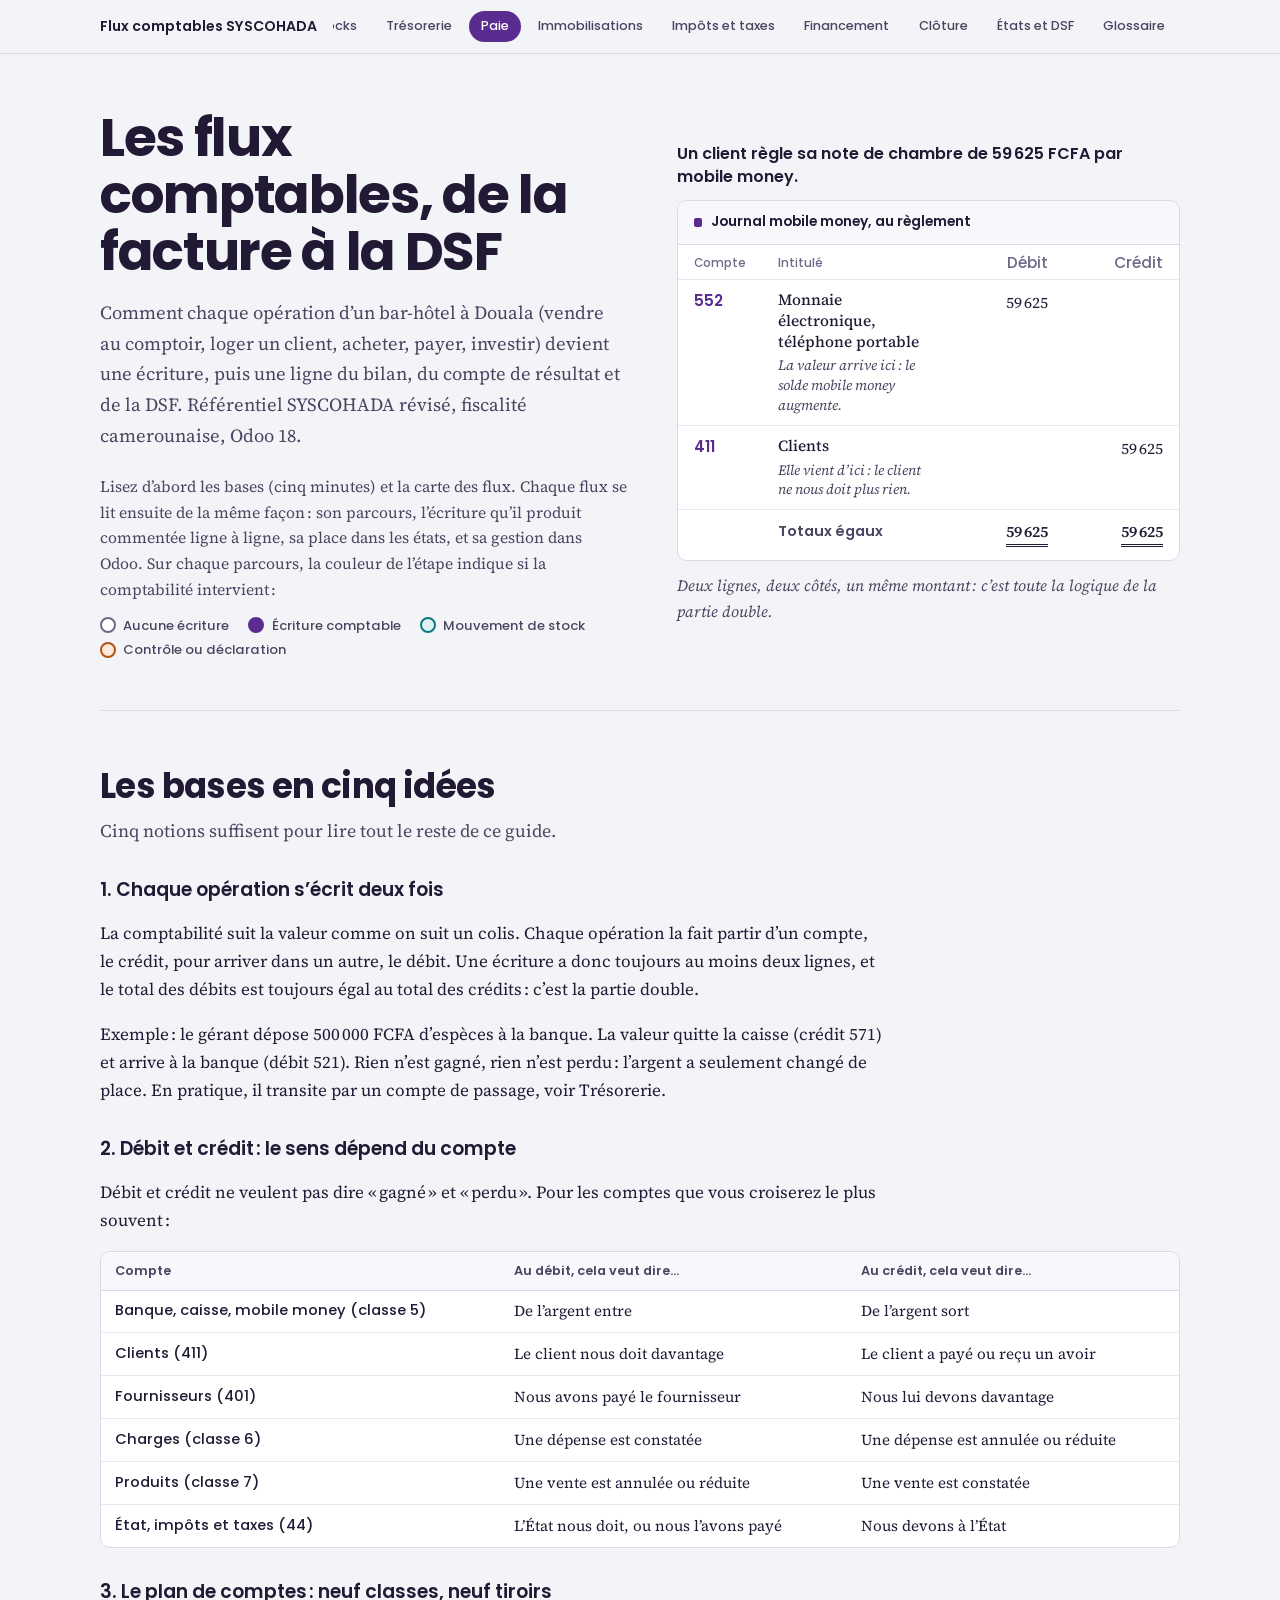
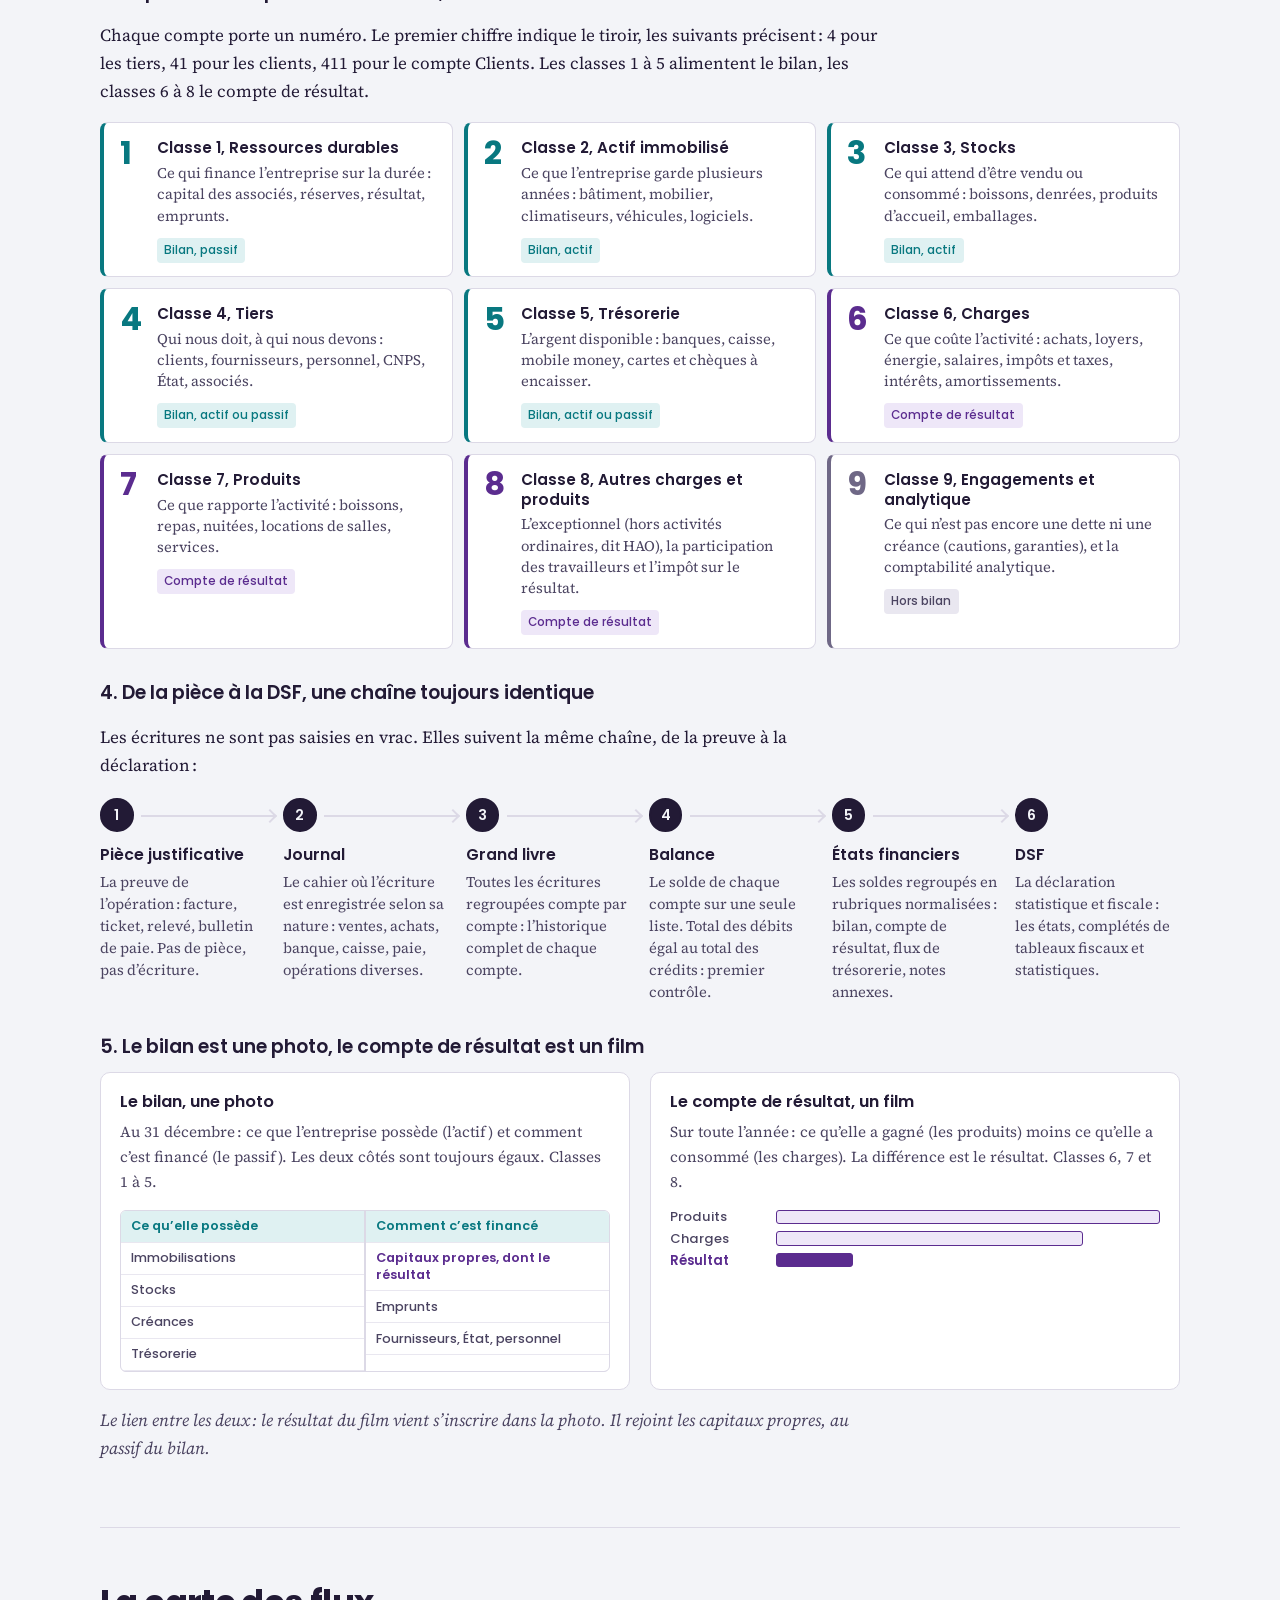
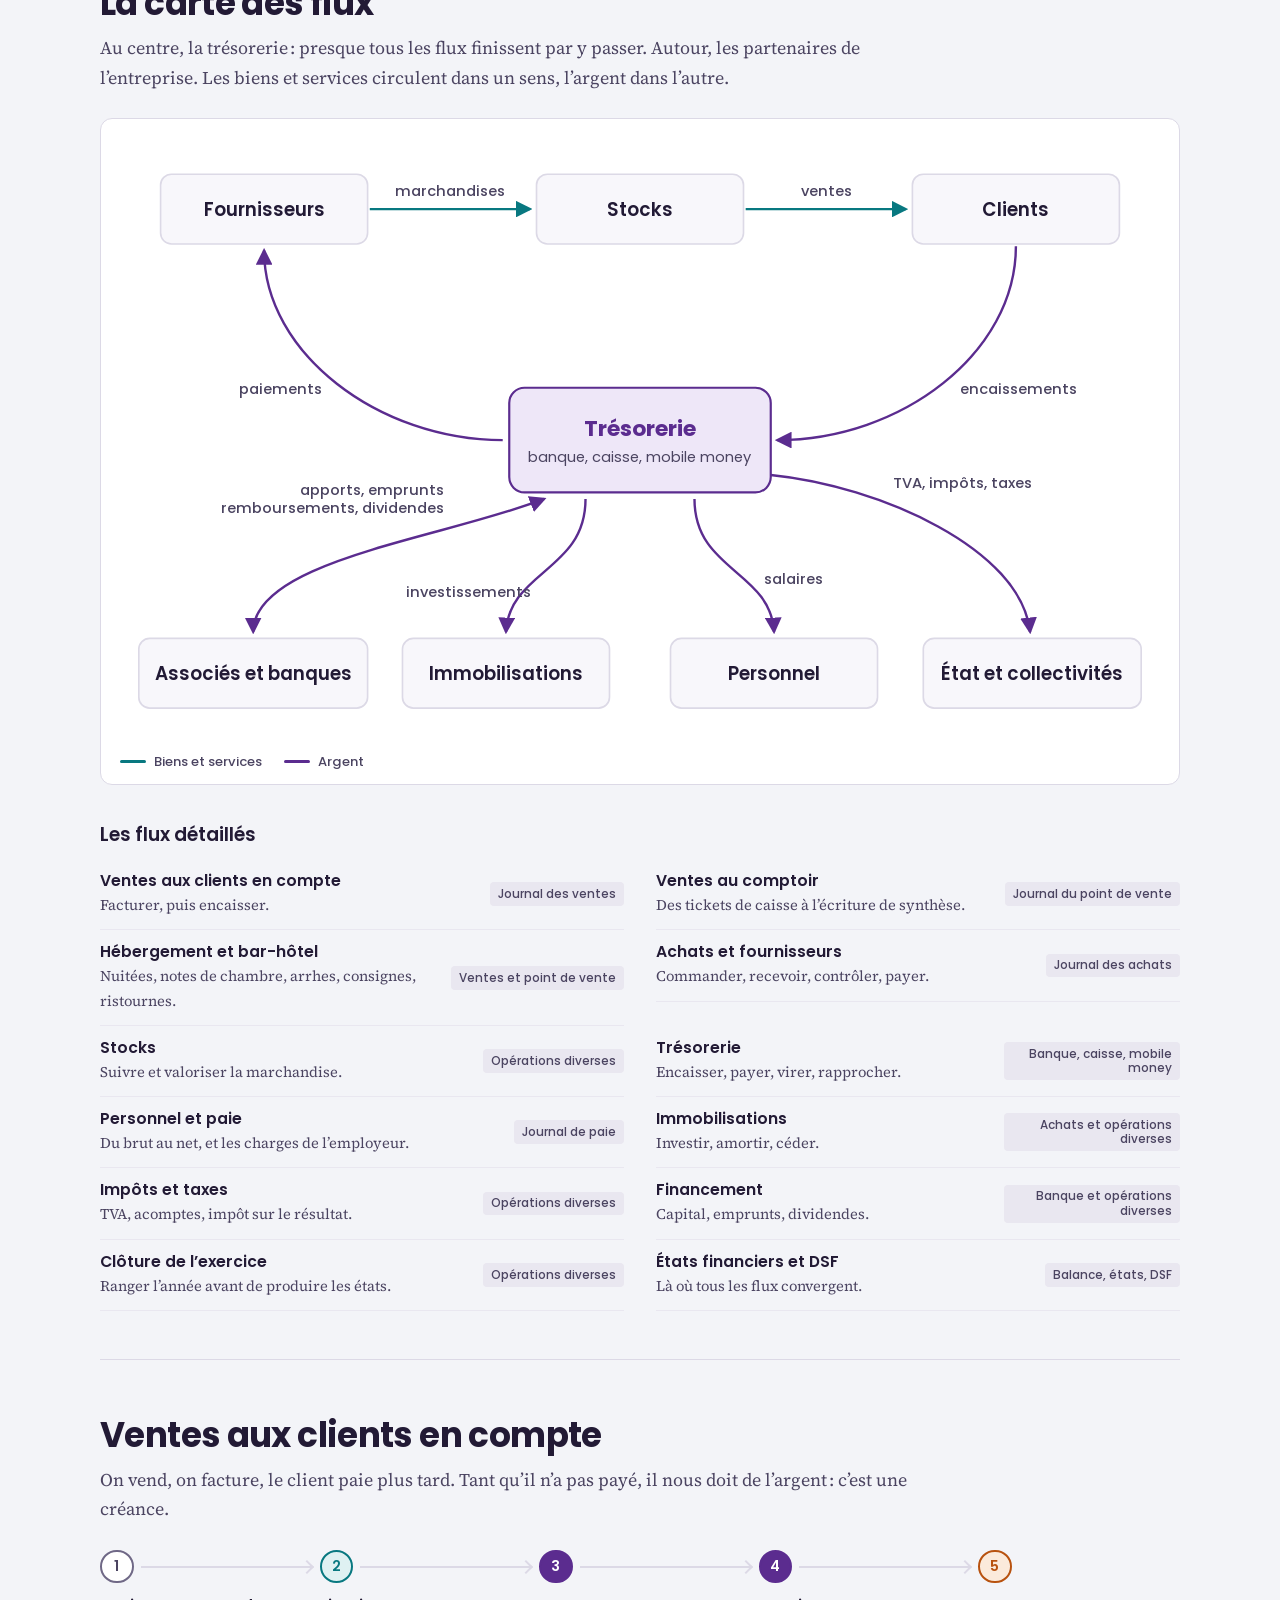
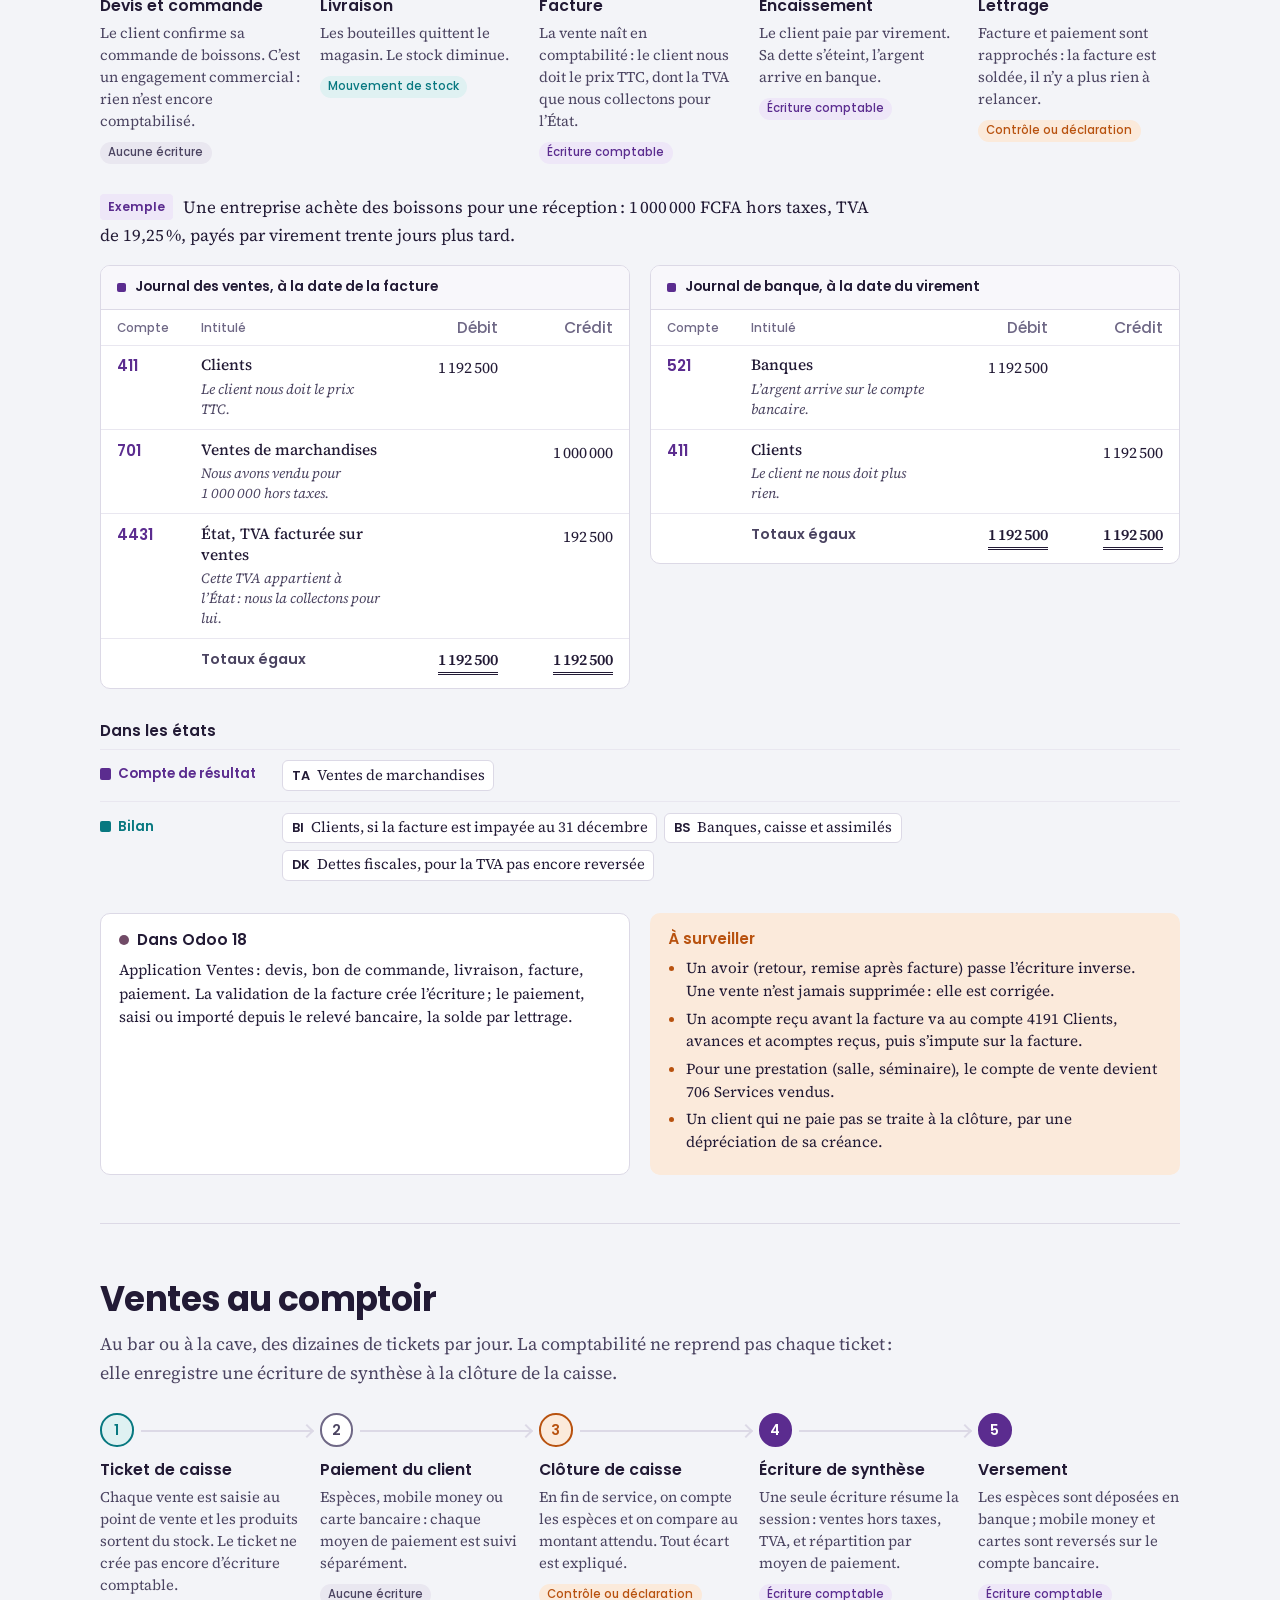
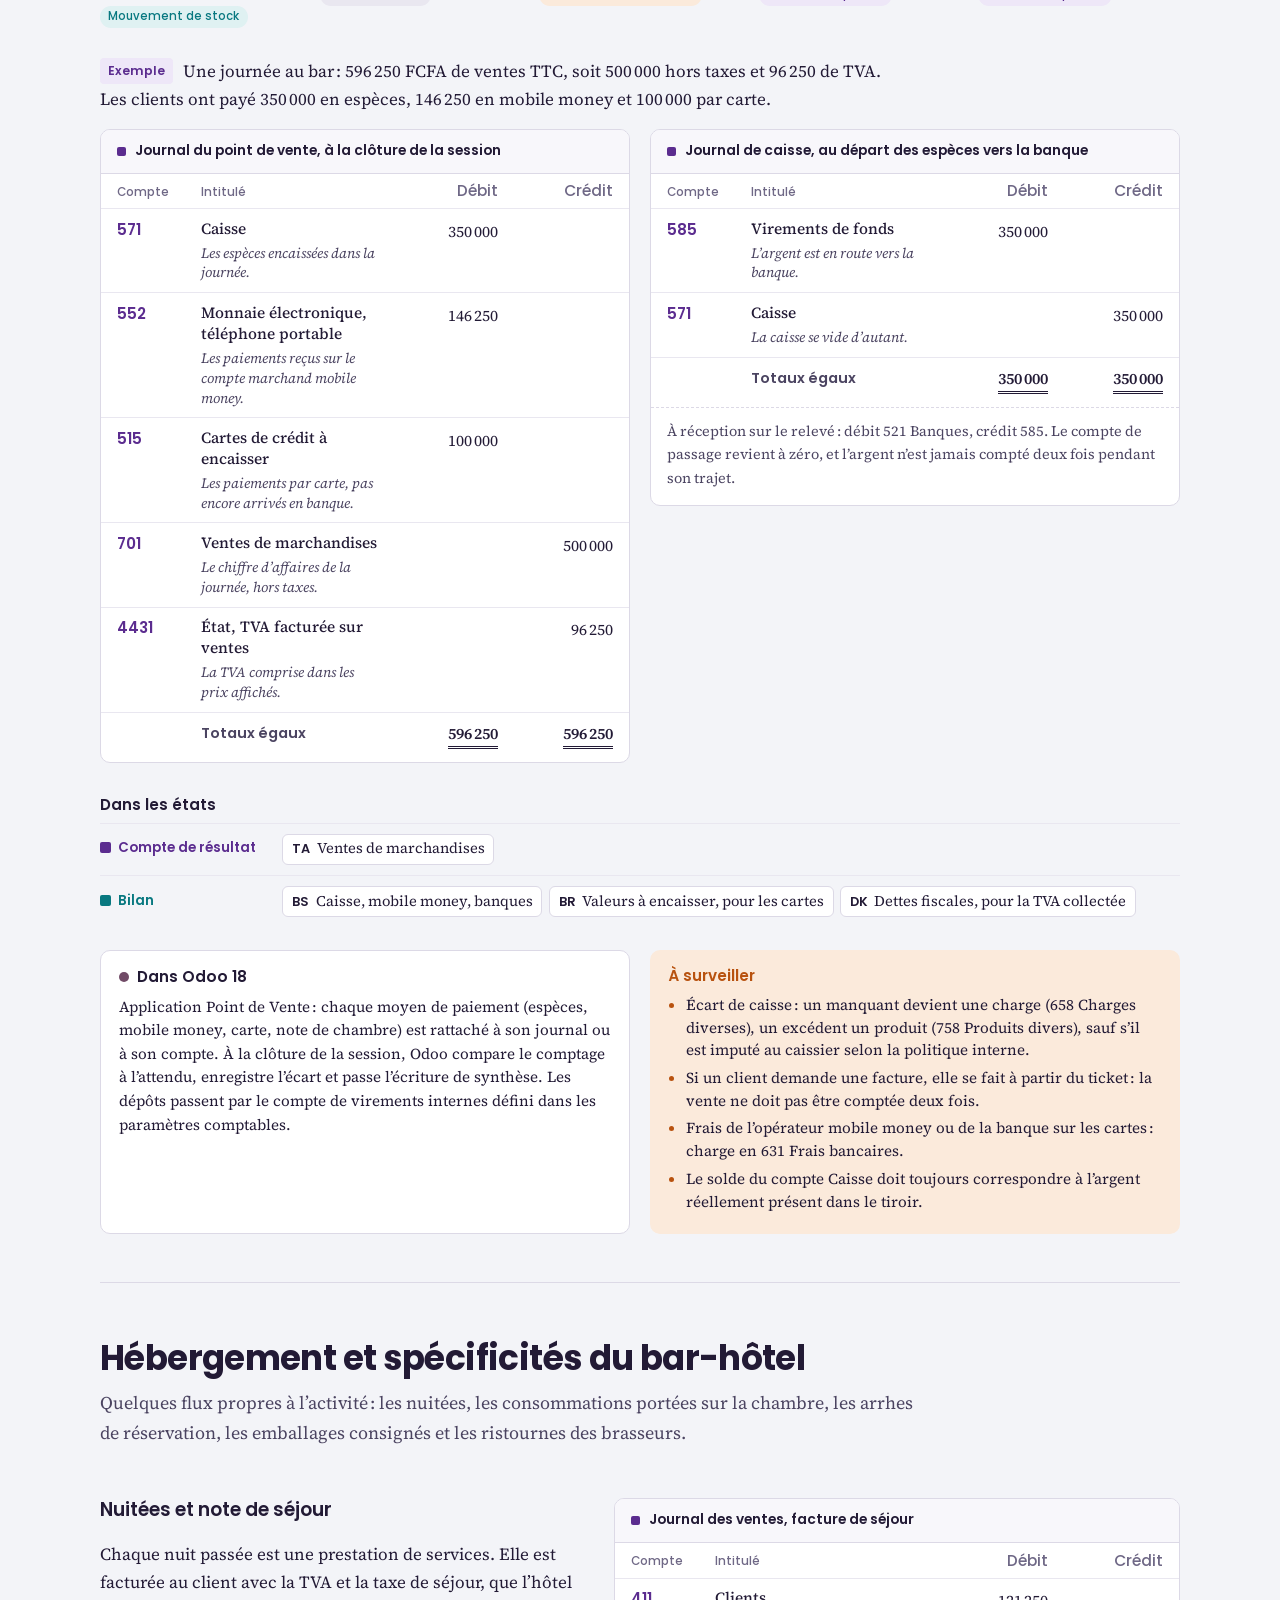
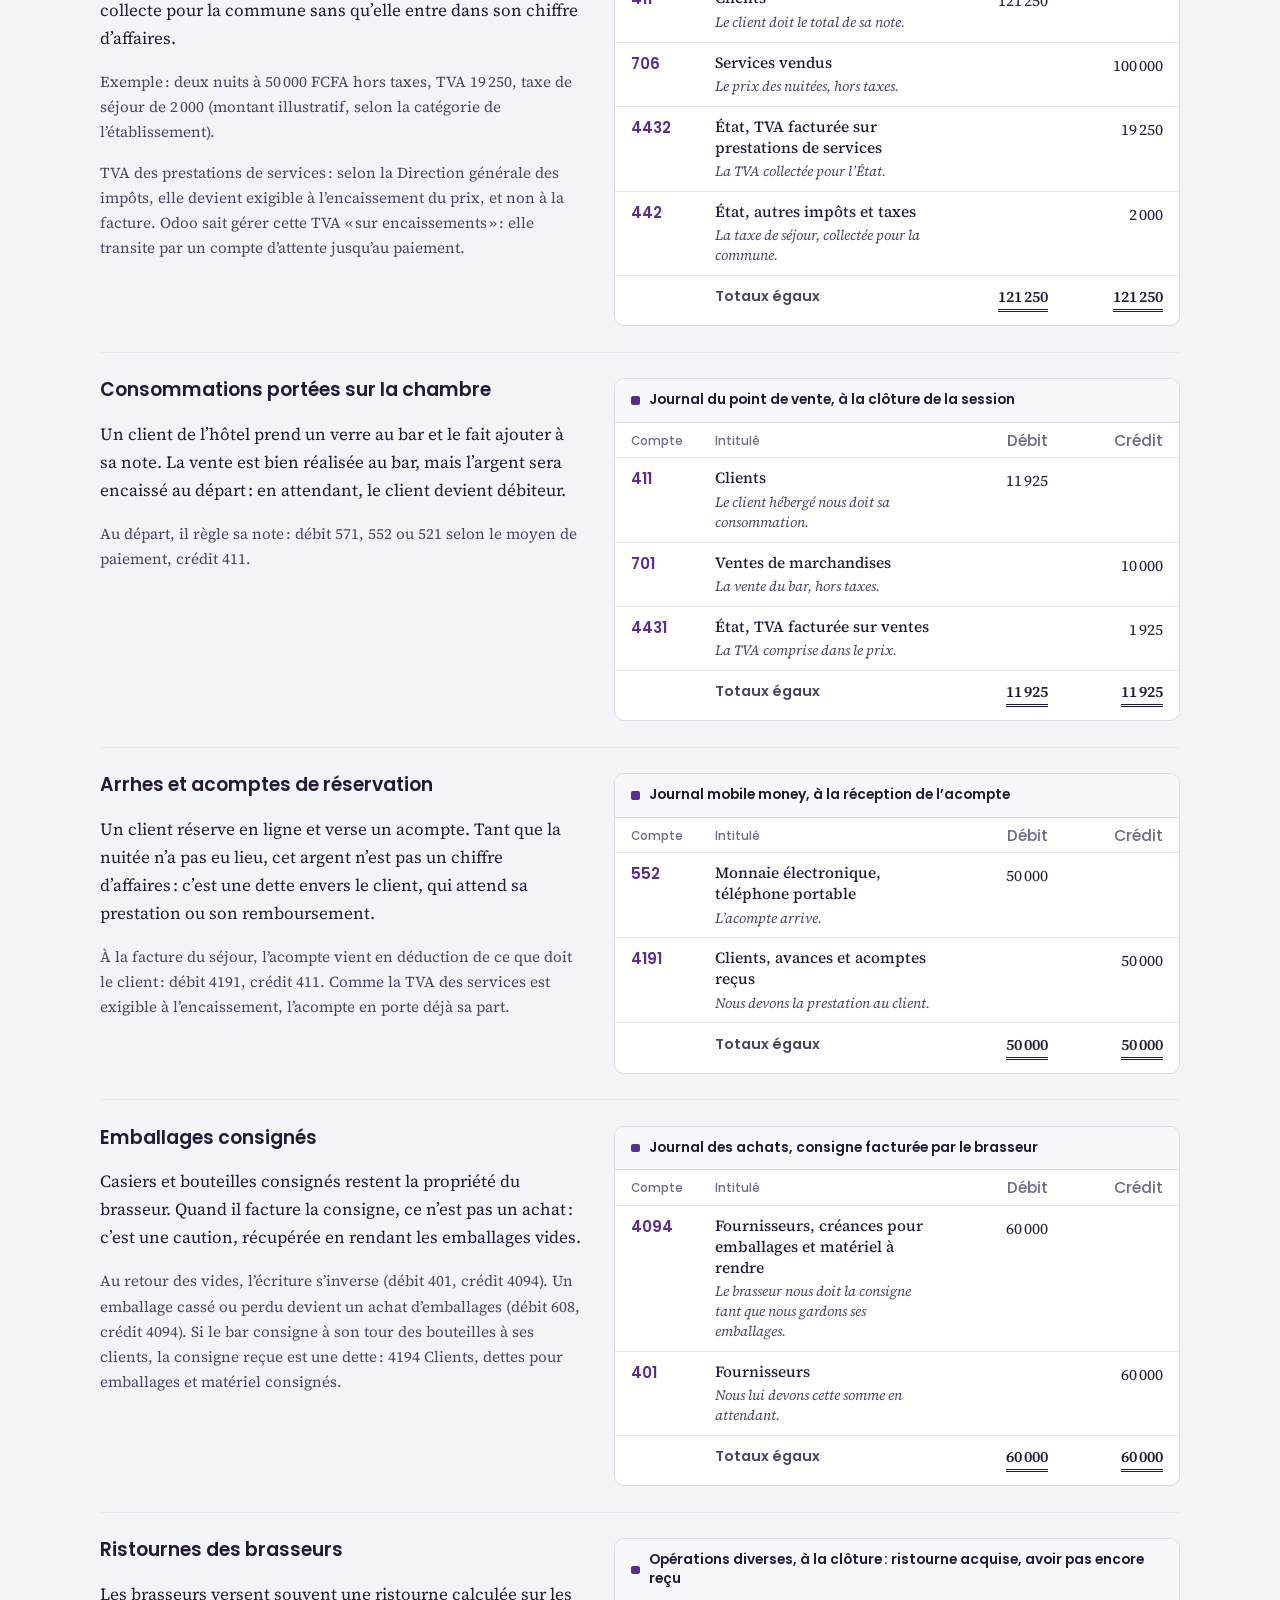
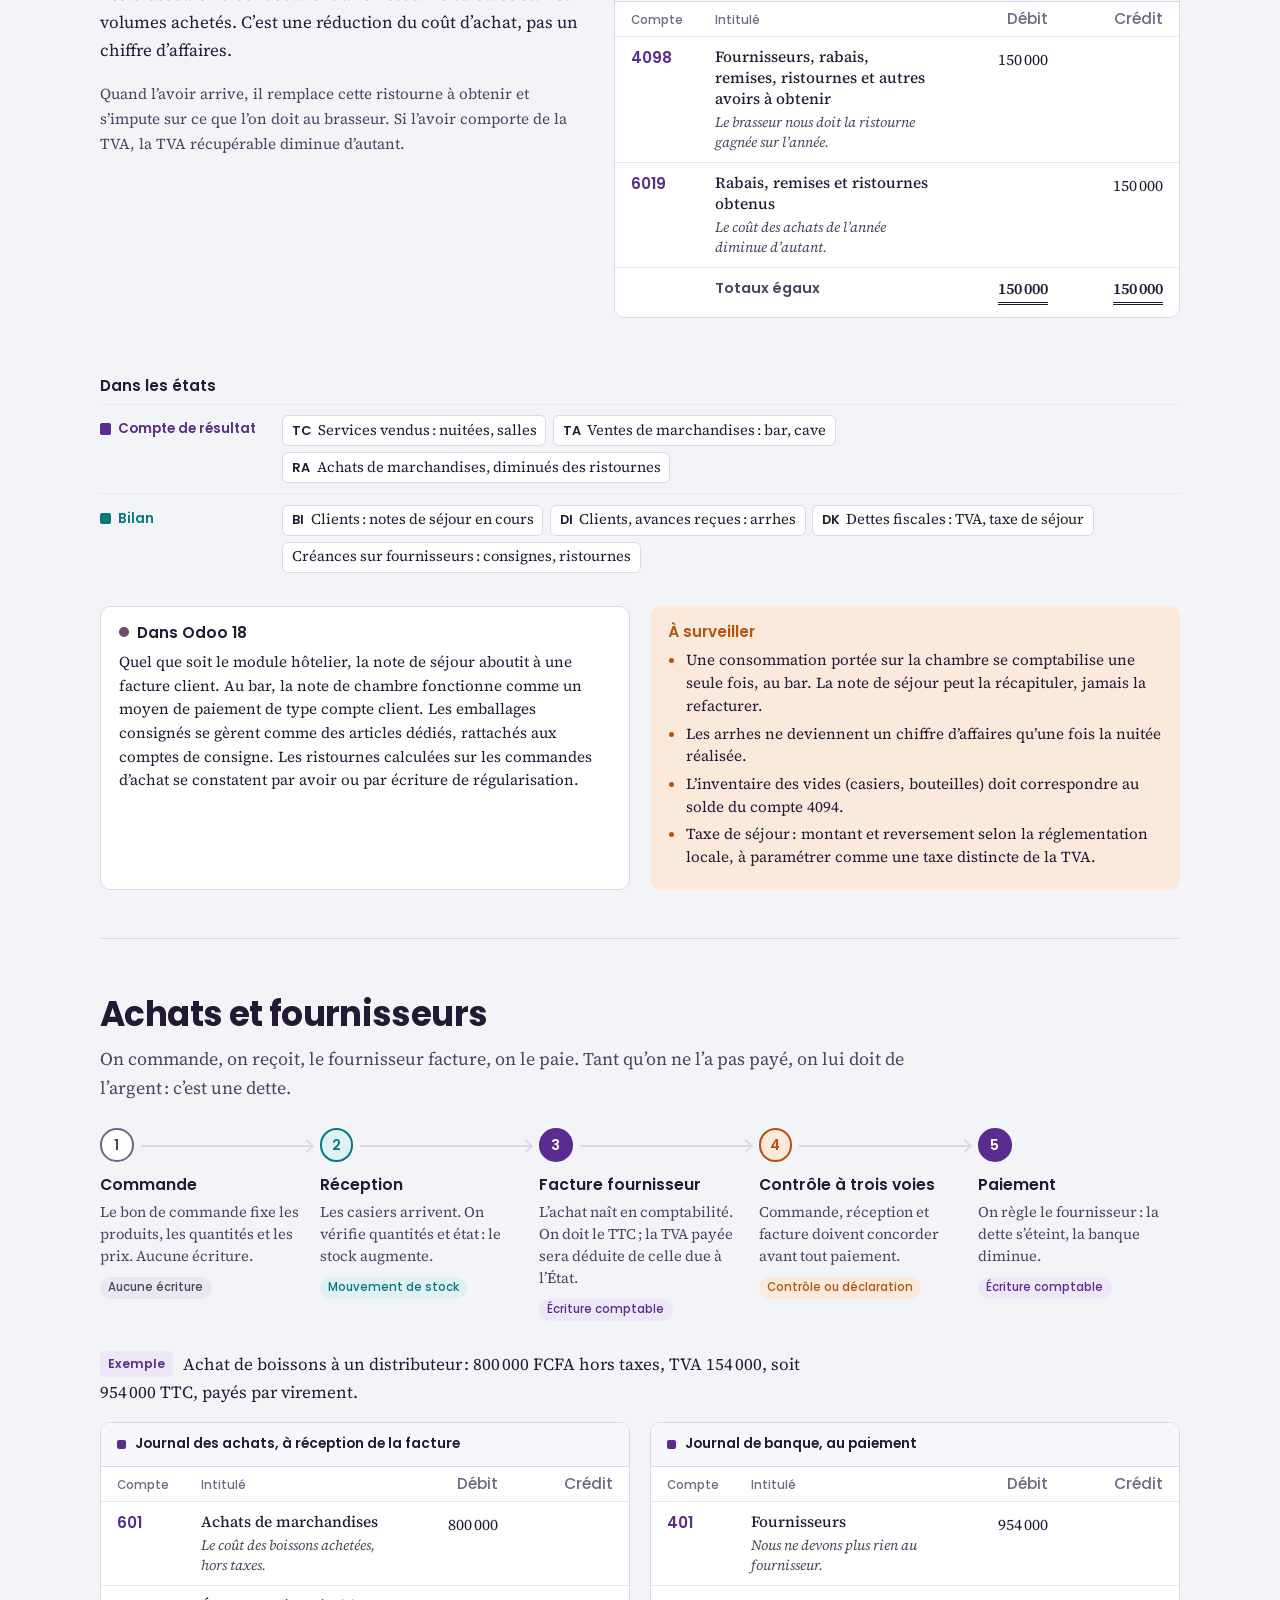
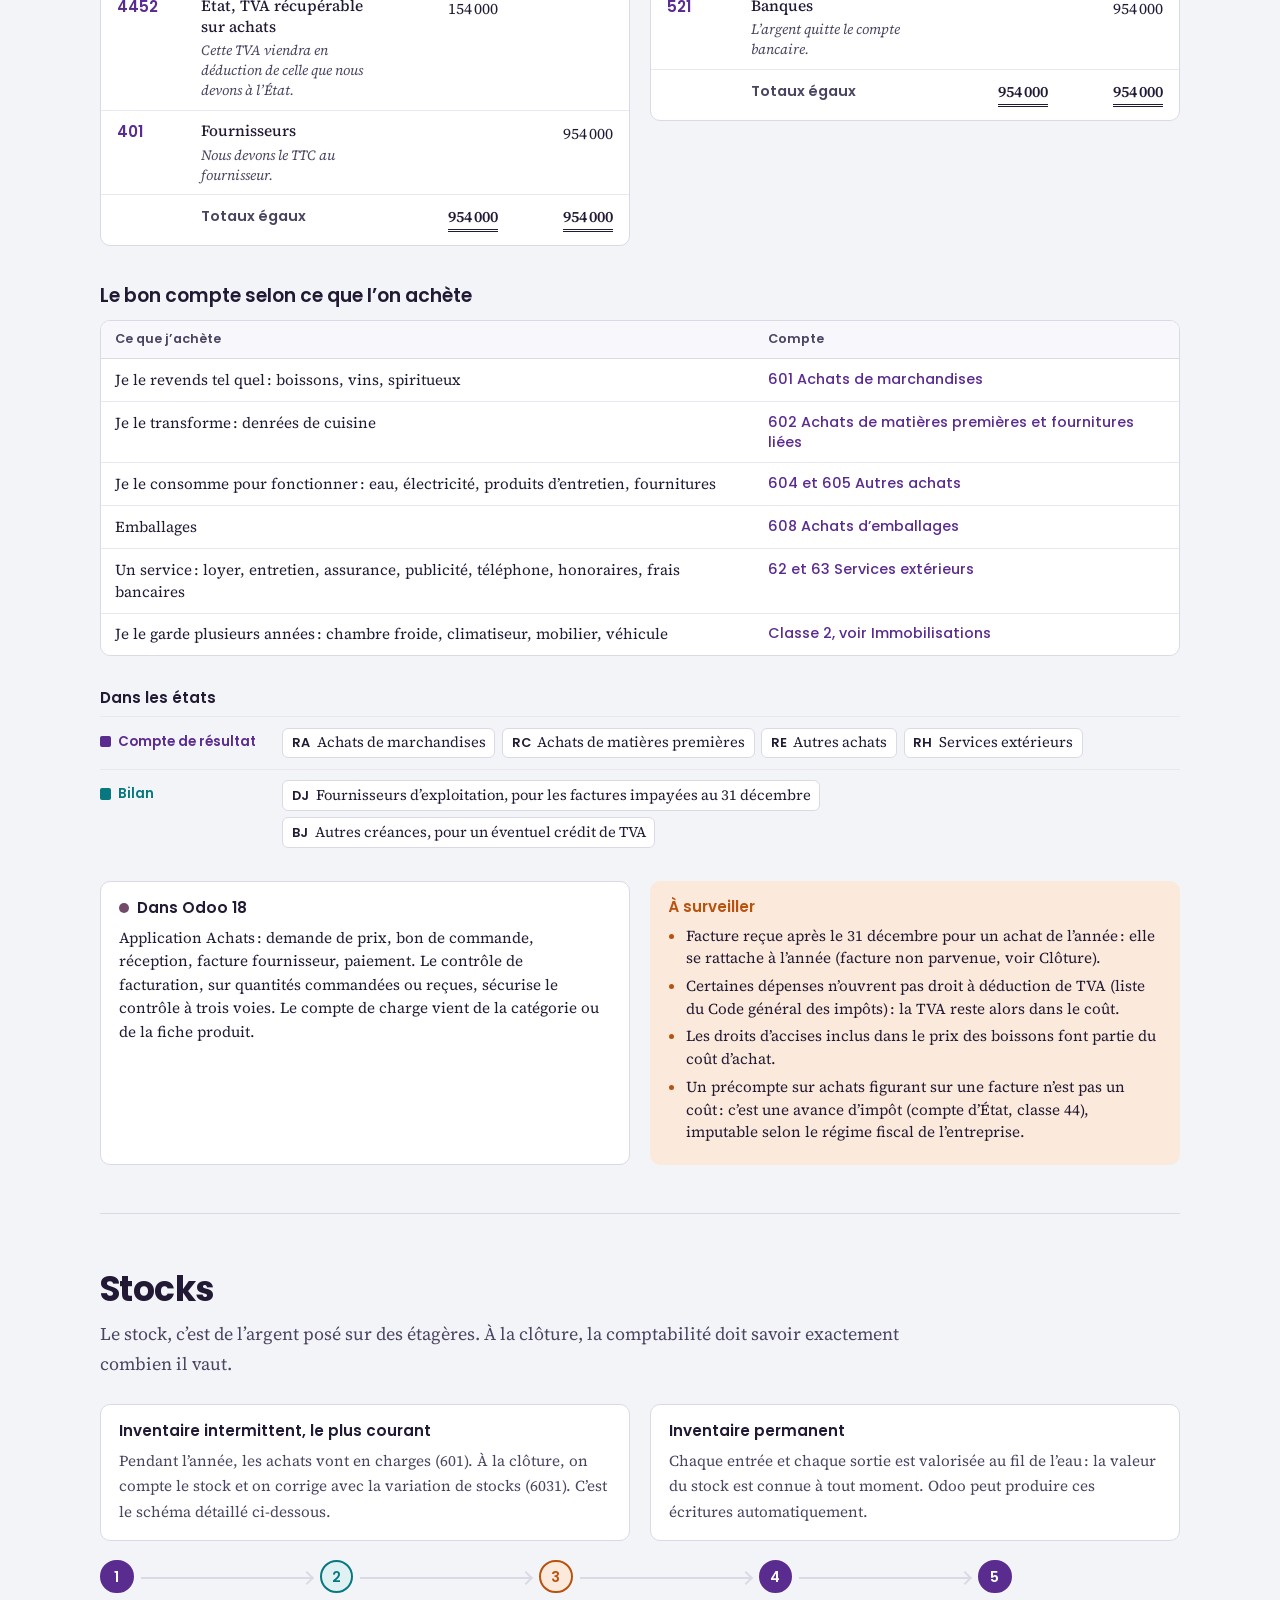
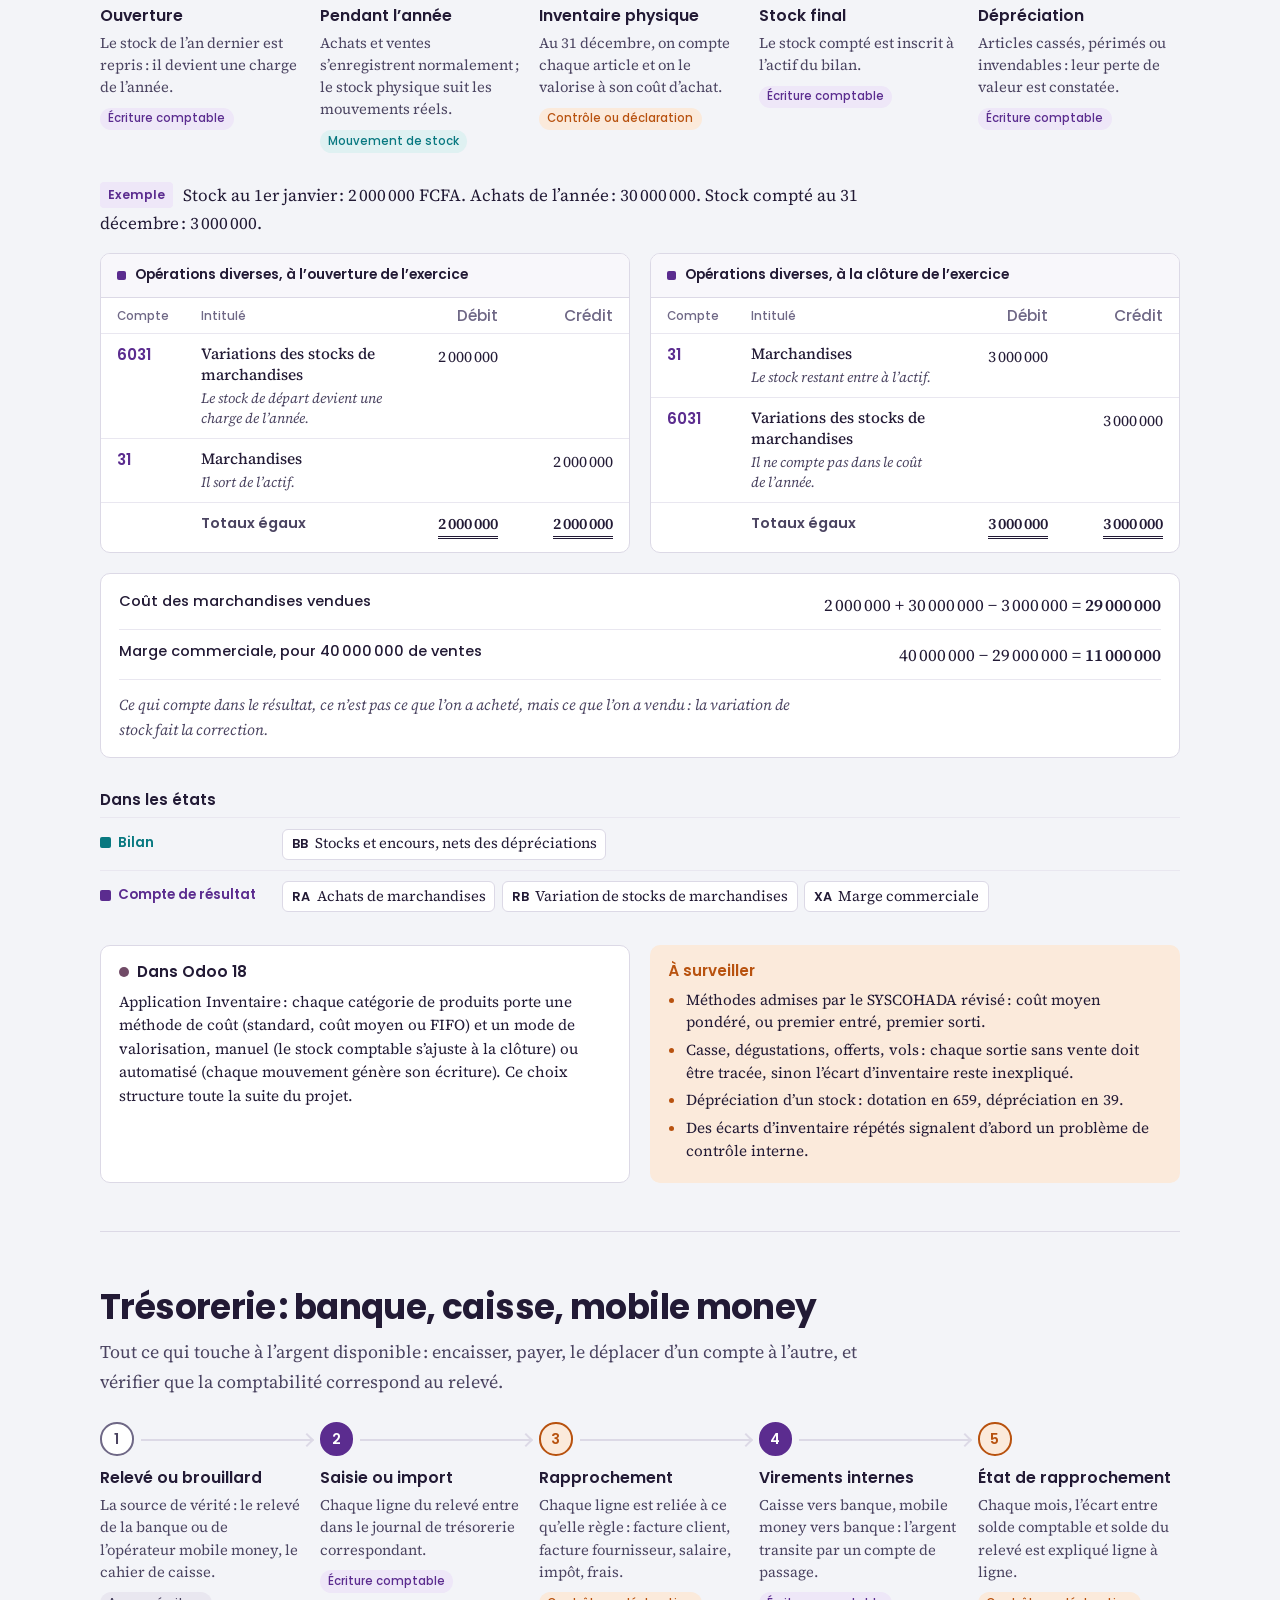
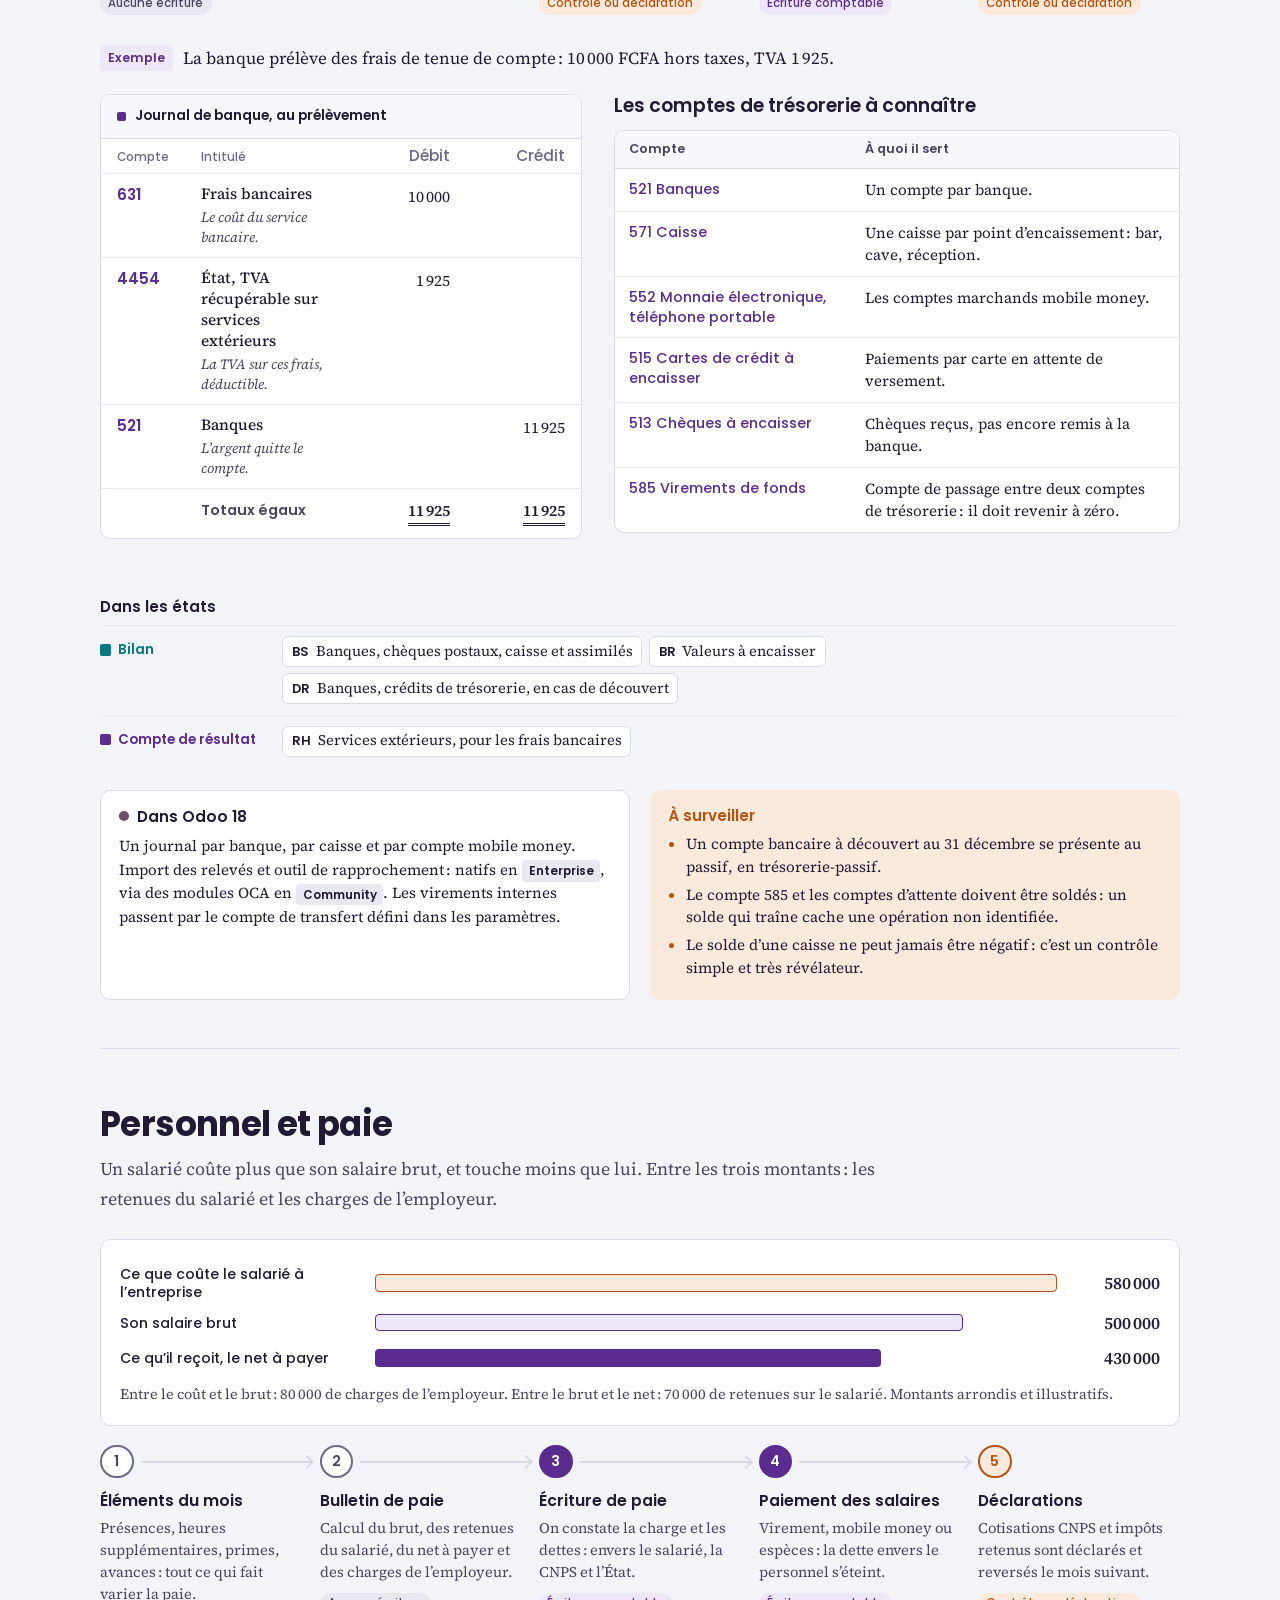
<file: docs/flux-comptables-syscohada.html>
<!doctype html>
<html lang="fr">
<head>
<meta charset="utf-8">
<meta name="viewport" content="width=device-width, initial-scale=1, viewport-fit=cover">
<title>Les flux comptables, de la facture à la DSF</title>
<meta name="description" content="Cartographie des flux comptables SYSCOHADA révisé d'un bar-hôtel au Cameroun, expliquée pour les non-comptables, avec leur traitement dans Odoo 18.">
<link rel="preconnect" href="https://fonts.googleapis.com">
<link rel="preconnect" href="https://fonts.gstatic.com" crossorigin>
<link rel="stylesheet" href="https://fonts.googleapis.com/css2?family=Poppins:wght@400;500;600;700&family=Source+Serif+4:ital,opsz,wght@0,8..60,400;0,8..60,500;0,8..60,600;1,8..60,400&display=swap">
<style>
:root{ 
  --paper:#F3F4F8; --surface:#FFFFFF; --surface-2:#F8F7FB;
  --ink:#221A35; --ink-2:#4B4461; --ink-3:#6F6886; --line:#DCD9E6; --line-2:#E9E7F0;
  --violet:#5B2C8F; --violet-soft:#EEE7F8; --on-violet:#FFFFFF;
  --teal:#087880; --teal-soft:#DFF1F2; --orange:#B8520F; --orange-soft:#FBEADB; --odoo:#714B67;
  color-scheme:light;

  --font-ui:"Poppins","Segoe UI",system-ui,-apple-system,"Helvetica Neue",Arial,sans-serif;
  --font-text:"Source Serif 4","Source Serif Pro",Georgia,"Times New Roman",serif;
  --maxw:1120px;
  box-sizing:border-box;
  padding-top:env(safe-area-inset-top,0px);
  padding-bottom:env(safe-area-inset-bottom,0px);
}
@media (prefers-color-scheme: dark){ :root:not([data-theme="light"]){ 
  --paper:#141119; --surface:#1C1824; --surface-2:#221D2C;
  --ink:#EFEBF7; --ink-2:#C2BBD3; --ink-3:#958DA9; --line:#383049; --line-2:#2A2437;
  --violet:#BB95F4; --violet-soft:#2C2143; --on-violet:#17121F;
  --teal:#5CCBD2; --teal-soft:#12302F; --orange:#F2A35C; --orange-soft:#33230F; --odoo:#C99BBE;
  color-scheme:dark;
 } }
:root[data-theme="dark"]{ 
  --paper:#141119; --surface:#1C1824; --surface-2:#221D2C;
  --ink:#EFEBF7; --ink-2:#C2BBD3; --ink-3:#958DA9; --line:#383049; --line-2:#2A2437;
  --violet:#BB95F4; --violet-soft:#2C2143; --on-violet:#17121F;
  --teal:#5CCBD2; --teal-soft:#12302F; --orange:#F2A35C; --orange-soft:#33230F; --odoo:#C99BBE;
  color-scheme:dark;
 }
html{ scroll-padding-top:calc(env(safe-area-inset-top,0px) + 76px); }
@media (prefers-reduced-motion: no-preference){ html{ scroll-behavior:smooth; } }
*,*::before,*::after{ box-sizing:inherit; }
body{ margin:0; background:var(--paper); color:var(--ink); font:400 1.0625rem/1.65 var(--font-text);
  -webkit-font-smoothing:antialiased; text-rendering:optimizeLegibility; }
a{ color:var(--violet); }
a:focus-visible{ outline:2px solid var(--violet); outline-offset:3px; border-radius:4px; }
b{ font-weight:600; }

/* barre de navigation */
.topbar{ position:sticky; top:env(safe-area-inset-top,0px); z-index:10; background:var(--paper);
  background:color-mix(in srgb,var(--paper) 90%,transparent); -webkit-backdrop-filter:blur(10px); backdrop-filter:blur(10px);
  border-bottom:1px solid var(--line); }
.topbar-in{ max-width:var(--maxw); margin:0 auto; display:flex; align-items:center; gap:1rem; padding:.55rem 1.25rem; }
.brand{ font:600 .88rem/1.2 var(--font-ui); color:var(--ink); text-decoration:none; white-space:nowrap; }
.chips{ display:flex; gap:.3rem; overflow-x:auto; scrollbar-width:none; padding:.15rem; margin:0; list-style:none; }
.chips::-webkit-scrollbar{ display:none; }
.chips a{ display:block; font:500 .8rem/1 var(--font-ui); color:var(--ink-2); text-decoration:none; padding:.5rem .7rem;
  border-radius:999px; white-space:nowrap; border:1px solid transparent; }
.chips a:hover{ border-color:var(--line); color:var(--ink); }
.chips a[aria-current="true"]{ background:var(--violet); color:var(--on-violet); }
@media (max-width:700px){ .brand{ display:none; } .topbar-in{ padding:.5rem .75rem; } }

main{ max-width:var(--maxw); margin:0 auto; padding:0 1.25rem 3rem; }
@media (max-width:600px){ main{ padding:0 1rem 2.5rem; } }

/* en-tête */
.hero{ display:grid; grid-template-columns:minmax(0,1.05fr) minmax(0,1fr); gap:3rem; align-items:center;
  padding:3.5rem 0 3.25rem; border-bottom:1px solid var(--line); }
.hero h1{ font:700 clamp(2.1rem,4.3vw,3.35rem)/1.06 var(--font-ui); letter-spacing:-.025em; margin:0 0 1.1rem; }
.hero-lead{ font-size:1.16rem; color:var(--ink-2); margin:0 0 1.4rem; max-width:34em; }
.howto p{ font-size:.98rem; color:var(--ink-2); margin:0; max-width:36em; }
.legend{ display:flex; flex-wrap:wrap; gap:.55rem 1.2rem; margin:.9rem 0 0; padding:0; list-style:none;
  font:500 .82rem/1.2 var(--font-ui); color:var(--ink-2); }
.legend li{ display:flex; align-items:center; gap:.45rem; }
.legend .dot-mini{ position:static; width:1rem; height:1rem; font-size:0; }
.hero-caption{ font:600 1rem/1.4 var(--font-ui); margin:0 0 .75rem; }
.hero-foot{ font-style:italic; color:var(--ink-2); font-size:.98rem; margin:.8rem 0 0; }
@media (max-width:880px){ .hero{ grid-template-columns:1fr; gap:2rem; padding:2.25rem 0 2.5rem; } }

/* sections */
.sec{ padding:3.5rem 0 3rem; border-bottom:1px solid var(--line); }
.sec-head{ max-width:48em; margin-bottom:1.6rem; }
.sec h2{ font:700 clamp(1.6rem,2.7vw,2.15rem)/1.12 var(--font-ui); letter-spacing:-.018em; margin:0 0 .65rem; }
.lead{ font-size:1.12rem; color:var(--ink-2); margin:0; }
.sec h3{ font:600 1.18rem/1.3 var(--font-ui); margin:2.4rem 0 .7rem; }
.sec p{ max-width:46em; }
.small{ font-size:.95rem; color:var(--ink-2); }
.example{ margin:1.8rem 0 1rem; }
.ex-label{ font:600 .76rem/1 var(--font-ui); color:var(--violet); background:var(--violet-soft); padding:.28rem .5rem;
  border-radius:4px; margin-right:.35rem; vertical-align:.12em; }
.idea{ margin-bottom:.5rem; }
.idea h3{ margin-top:2rem; }

/* parcours en stations */
.stations{ list-style:none; margin:1.2rem 0 .4rem; padding:0; display:grid;
  grid-template-columns:repeat(var(--n),minmax(0,1fr)); gap:0 1.1rem; }
.st{ position:relative; padding-top:2.9rem; min-width:0; }
.st::before{ content:""; position:absolute; top:1.05rem; left:2.55rem; right:-.55rem; height:2px; background:var(--line); }
.st::after{ content:""; position:absolute; top:calc(1.05rem - 4px); right:-.62rem; width:10px; height:10px;
  border-top:2px solid var(--line); border-right:2px solid var(--line); transform:rotate(45deg); }
.st:last-child::before,.st:last-child::after{ display:none; }
.st-dot{ position:absolute; top:0; left:0; width:2.1rem; height:2.1rem; border-radius:50%; display:grid; place-items:center;
  font:600 .88rem/1 var(--font-ui); border:2px solid var(--ink-3); background:var(--surface); color:var(--ink-2); }
.st h4{ font:600 .98rem/1.3 var(--font-ui); margin:0 0 .35rem; }
.st p{ font-size:.92rem; line-height:1.5; color:var(--ink-2); margin:0; }
.st-tag{ display:inline-block; margin-top:.6rem; font:500 .72rem/1 var(--font-ui); padding:.34rem .52rem; border-radius:999px;
  background:var(--line-2); color:var(--ink-2); }
.st-entry .st-dot{ background:var(--violet); border-color:var(--violet); color:var(--on-violet); }
.st-entry .st-tag{ background:var(--violet-soft); color:var(--violet); }
.st-stock .st-dot{ background:var(--teal-soft); border-color:var(--teal); color:var(--teal); }
.st-stock .st-tag{ background:var(--teal-soft); color:var(--teal); }
.st-check .st-dot{ background:var(--orange-soft); border-color:var(--orange); color:var(--orange); }
.st-check .st-tag{ background:var(--orange-soft); color:var(--orange); }
.st-plain .st-dot{ background:var(--ink); border-color:var(--ink); color:var(--paper); }
@media (max-width:760px){
  .stations{ grid-template-columns:1fr; }
  .st{ padding:0 0 1.35rem 3.1rem; }
  .st::before{ top:2.55rem; bottom:.45rem; left:1.05rem; right:auto; width:2px; height:auto; }
  .st::after{ top:auto; bottom:.3rem; left:calc(1.05rem - 4px); right:auto; transform:rotate(135deg); }
}

/* bordereaux d'écriture */
.slips{ display:grid; grid-template-columns:repeat(auto-fit,minmax(min(100%,430px),1fr)); gap:1.25rem; align-items:start; }
.slip{ margin:0; background:var(--surface); border:1px solid var(--line); border-radius:10px; overflow:hidden; }
.slip figcaption{ display:flex; align-items:center; gap:.55rem; font:600 .86rem/1.35 var(--font-ui); padding:.75rem 1rem;
  background:var(--surface-2); border-bottom:1px solid var(--line); }
.slip figcaption::before{ content:""; flex:none; width:.55rem; height:.55rem; border-radius:2px; background:var(--violet); }
.slip table{ width:100%; border-collapse:collapse; font-variant-numeric:tabular-nums lining-nums; }
.slip th{ font:500 .74rem/1.2 var(--font-ui); color:var(--ink-3); text-align:left; padding:.55rem 1rem .45rem; border-bottom:1px solid var(--line-2); }
.slip td{ padding:.62rem 1rem; vertical-align:top; border-bottom:1px solid var(--line-2); }
.slip .acc{ font:600 .95rem/1.4 var(--font-ui); color:var(--violet); white-space:nowrap; width:4.2rem; }
.slip .lab-name{ display:block; font-weight:500; font-size:.97rem; line-height:1.35; }
.slip .gloss{ display:block; font-style:italic; font-size:.88rem; line-height:1.42; color:var(--ink-2); margin-top:.15rem; }
.slip .num{ text-align:right; white-space:nowrap; width:7.2rem; font-size:.97rem; }
.slip th.num{ text-align:right; }
.slip tfoot td{ border-bottom:none; font:600 .9rem/1.3 var(--font-ui); color:var(--ink-2); padding-top:.7rem; padding-bottom:.8rem; }
.slip tfoot td.num{ color:var(--ink); font-family:var(--font-text); font-size:.97rem; }
.slip tfoot .tot{ display:inline-block; padding-bottom:2px; border-bottom:3px double var(--ink); }
.slip-note{ margin:0; padding:.75rem 1rem .9rem; font-size:.9rem; color:var(--ink-2); border-top:1px dashed var(--line); }
@media (max-width:600px){
  .slip thead{ display:none; }
  .slip table,.slip tbody,.slip tfoot{ display:block; }
  .slip tr{ display:grid; grid-template-columns:auto 1fr; gap:.15rem .7rem; padding:.7rem 1rem; border-bottom:1px solid var(--line-2); }
  .slip td{ padding:0; border:0; width:auto; }
  .slip td.lab{ grid-column:1 / -1; }
  .slip td.num:empty{ display:none; }
  .slip td.num{ grid-row:1; grid-column:2; text-align:right; }
  .slip td.num.d::before{ content:"Débit "; font:500 .72rem var(--font-ui); color:var(--ink-3); text-decoration:none; }
  .slip td.num.c::before{ content:"Crédit "; font:500 .72rem var(--font-ui); color:var(--ink-3); text-decoration:none; }
  .slip tfoot tr{ grid-template-columns:1fr 1fr; }
  .slip tfoot td:first-child{ display:none; }
  .slip tfoot .tot-label{ grid-column:1 / -1; }
  .slip tfoot td.num{ grid-row:auto; }
  .slip tfoot td.num.d{ grid-column:1; text-align:left; }
  .slip tfoot td.num.c{ grid-column:2; }
}

/* états concernés, Odoo, vigilance */
.lands{ margin-top:2rem; }
.lands h4,.odoo h4,.watch h4,.box h4,.reperes h4{ font:600 .95rem/1.3 var(--font-ui); margin:0 0 .5rem; }
.lands-row{ display:flex; flex-wrap:wrap; align-items:baseline; gap:.5rem .9rem; padding:.65rem 0; border-top:1px solid var(--line-2); }
.lands-kind{ display:inline-flex; align-items:center; gap:.45rem; font:600 .84rem/1.3 var(--font-ui); min-width:10.5rem; }
.lands-kind::before{ content:""; width:.7rem; height:.7rem; border-radius:2px; background:currentColor; }
.kind-bilan{ color:var(--teal); } .kind-cr{ color:var(--violet); } .kind-dsf{ color:var(--orange); }
.lands ul{ list-style:none; margin:0; padding:0; display:flex; flex-wrap:wrap; gap:.4rem; flex:1 1 20rem; }
.lands li{ font-size:.92rem; line-height:1.35; background:var(--surface); border:1px solid var(--line); border-radius:6px; padding:.28rem .55rem; }
.lands li b{ font:600 .8rem/1 var(--font-ui); color:var(--ink); margin-right:.4rem; }
.duo-foot{ display:grid; grid-template-columns:1fr 1fr; gap:1.25rem; margin-top:1.4rem; }
@media (max-width:820px){ .duo-foot{ grid-template-columns:1fr; } }
.odoo{ background:var(--surface); border:1px solid var(--line); border-radius:10px; padding:1rem 1.15rem; }
.odoo h4{ display:flex; align-items:center; gap:.5rem; }
.odoo h4::before{ content:""; width:.62rem; height:.62rem; border-radius:50%; background:var(--odoo); }
.odoo p{ margin:0; font-size:.95rem; line-height:1.55; }
.ed{ font:600 .74rem/1 var(--font-ui); padding:.18rem .4rem; border-radius:4px; background:var(--line-2); color:var(--ink); white-space:nowrap; }
.watch{ background:var(--orange-soft); border-radius:10px; padding:1rem 1.15rem; }
.watch h4{ color:var(--orange); }
.watch ul{ margin:0; padding-left:1.1rem; }
.watch li{ font-size:.95rem; line-height:1.5; margin:.3rem 0; }
.watch li::marker{ color:var(--orange); }

/* tableaux simples */
.tbl-wrap{ overflow-x:auto; margin:.6rem 0 0; }
table.plain{ width:100%; border-collapse:separate; border-spacing:0; background:var(--surface); border:1px solid var(--line); border-radius:10px;
  overflow:hidden; font-size:.95rem; line-height:1.45; }
table.plain th{ font:600 .8rem/1.3 var(--font-ui); text-align:left; color:var(--ink-2); background:var(--surface-2);
  padding:.65rem .9rem; border-bottom:1px solid var(--line); }
table.plain td,table.plain tbody th{ padding:.62rem .9rem; border-bottom:1px solid var(--line-2); vertical-align:top; }
table.plain tbody th{ font:500 .92rem/1.4 var(--font-ui); color:var(--ink); background:transparent; }
table.plain tbody tr:last-child td,table.plain tbody tr:last-child th{ border-bottom:none; }
.acc-cell,.code-cell{ font:500 .9rem/1.4 var(--font-ui); color:var(--violet); }
.code-cell{ font-weight:600; white-space:nowrap; }
table.closing td:first-child{ width:28%; font-weight:500; }
table.closing td:last-child{ width:28%; color:var(--ink-2); font-style:italic; }
@media (max-width:700px){
  table.closing thead{ display:none; }
  table.closing,table.closing tbody,table.closing tr,table.closing td{ display:block; width:auto !important; }
  table.closing tr{ padding:.75rem .9rem; border-bottom:1px solid var(--line-2); }
  table.closing td{ padding:.1rem 0; border:0; }
}

/* classes de comptes */
.classes{ list-style:none; margin:1rem 0 0; padding:0; display:grid; grid-template-columns:repeat(auto-fill,minmax(min(100%,300px),1fr)); gap:.7rem; }
.cls{ display:flex; gap:.9rem; background:var(--surface); border:1px solid var(--line); border-left:4px solid var(--ink-3); border-radius:8px; padding:.85rem 1rem; }
.cls-bilan{ border-left-color:var(--teal); } .cls-cr{ border-left-color:var(--violet); }
.cls-n{ font:700 2rem/1 var(--font-ui); color:var(--ink-3); min-width:1.4rem; }
.cls-bilan .cls-n{ color:var(--teal); } .cls-cr .cls-n{ color:var(--violet); }
.cls h4{ font:600 .95rem/1.3 var(--font-ui); margin:.1rem 0 .3rem; }
.cls p{ font-size:.92rem; line-height:1.45; color:var(--ink-2); margin:0 0 .45rem; }
.cls-dest{ font:500 .74rem/1 var(--font-ui); color:var(--ink-2); background:var(--line-2); padding:.28rem .45rem; border-radius:4px; }
.cls-bilan .cls-dest{ background:var(--teal-soft); color:var(--teal); } .cls-cr .cls-dest{ background:var(--violet-soft); color:var(--violet); }

/* photo et film */
.pf{ display:grid; grid-template-columns:1fr 1fr; gap:1.25rem; margin-top:.8rem; }
@media (max-width:760px){ .pf{ grid-template-columns:1fr; } }
.pf-card{ background:var(--surface); border:1px solid var(--line); border-radius:10px; padding:1.1rem 1.2rem; }
.pf-card h4{ font:600 1.02rem/1.3 var(--font-ui); margin:0 0 .4rem; }
.pf-card p{ font-size:.95rem; color:var(--ink-2); margin:0 0 1rem; }
.mini-bilan{ display:grid; grid-template-columns:1fr 1fr; gap:2px; background:var(--line); border:1px solid var(--line); border-radius:6px; overflow:hidden; }
.mb-col{ display:flex; flex-direction:column; background:var(--surface); }
.mb-col span{ font:500 .8rem/1.3 var(--font-ui); padding:.45rem .6rem; border-bottom:1px solid var(--line-2); color:var(--ink-2); }
.mb-col .mb-h{ background:var(--teal-soft); color:var(--teal); font-weight:600; }
.mb-col .mb-res{ color:var(--violet); font-weight:600; }
.mini-cr{ display:grid; gap:.45rem; }
.mc-row{ display:grid; grid-template-columns:6rem 1fr; align-items:center; gap:.6rem; font:500 .82rem/1 var(--font-ui); color:var(--ink-2); }
.mc-row i{ display:block; height:.9rem; width:var(--w); border-radius:3px; background:var(--violet-soft); border:1px solid var(--violet); }
.mc-res i{ background:var(--violet); }
.mc-res span{ color:var(--violet); font-weight:600; }
.pf-link{ margin-top:1rem; font-style:italic; color:var(--ink-2); }

/* carte */
.hub{ margin:0; background:var(--surface); border:1px solid var(--line); border-radius:12px; padding:1rem 1rem .5rem; }
.hub-scroll{ overflow-x:auto; }
.hub-svg{ display:block; width:100%; min-width:720px; height:auto; }
.hub-svg .node rect{ fill:var(--surface-2); stroke:var(--line); stroke-width:1.5; }
.hub-svg .node text{ fill:var(--ink); font:600 17px var(--font-ui); }
.hub-svg .core rect{ fill:var(--violet-soft); stroke:var(--violet); stroke-width:2; }
.hub-svg .core .core-t{ font:700 20px var(--font-ui); fill:var(--violet); }
.hub-svg .core .sub{ font:400 13.5px var(--font-ui); fill:var(--ink-2); }
.hub-svg .fl{ fill:none; stroke-width:2.2; }
.hub-svg .fl-t{ stroke:var(--teal); } .hub-svg .fl-v{ stroke:var(--violet); }
.hub-svg .ah-t{ fill:var(--teal); } .hub-svg .ah-v{ fill:var(--violet); }
.hub-svg .fl-lab{ font:500 13.5px var(--font-ui); fill:var(--ink-2); }
.hub-legend{ display:flex; gap:1.4rem; flex-wrap:wrap; font:500 .82rem/1 var(--font-ui); color:var(--ink-2); padding:.6rem .2rem .5rem; }
.hub-hint{ display:none; margin:.4rem .2rem 0; font:500 .8rem/1.3 var(--font-ui); color:var(--ink-3); }
@media (max-width:760px){ .hub-hint{ display:block; } }
.lg{ display:inline-flex; align-items:center; gap:.5rem; }
.lg::before{ content:""; width:1.6rem; height:3px; border-radius:2px; }
.lg-t::before{ background:var(--teal); } .lg-v::before{ background:var(--violet); }
.flowlist{ list-style:none; margin:.4rem 0 0; padding:0; display:grid; grid-template-columns:1fr 1fr; column-gap:2rem; }
@media (max-width:760px){ .flowlist{ grid-template-columns:1fr; } }
.flowlist a{ display:grid; grid-template-columns:1fr auto; gap:.1rem 1rem; padding:.75rem 0; border-bottom:1px solid var(--line-2); text-decoration:none; color:var(--ink); }
.flowlist a:hover .fw-name{ color:var(--violet); }
.fw-name{ font:600 .98rem/1.3 var(--font-ui); }
.fw-desc{ grid-column:1; font-size:.92rem; color:var(--ink-2); }
.fw-journal{ grid-column:2; grid-row:1 / span 2; align-self:center; font:500 .74rem/1.2 var(--font-ui); color:var(--ink-2);
  background:var(--line-2); padding:.3rem .5rem; border-radius:4px; text-align:right; max-width:11rem; }

/* blocs en deux colonnes */
.duo{ display:grid; grid-template-columns:minmax(0,.92fr) minmax(0,1.08fr); gap:1.6rem 2rem; align-items:start; padding:1.6rem 0; border-top:1px solid var(--line-2); }
.duo:first-of-type{ border-top:none; }
.duo h3{ margin-top:0; }
.duo-top{ margin-top:1rem; border-top:none; padding-top:.4rem; }
.duo-top .duo-text h3{ margin-top:0; }
@media (max-width:860px){ .duo{ grid-template-columns:1fr; } }
.twocol{ display:grid; grid-template-columns:1fr 1fr; gap:1.25rem; margin:1rem 0 .5rem; }
@media (max-width:760px){ .twocol{ grid-template-columns:1fr; } }
.box{ background:var(--surface); border:1px solid var(--line); border-radius:10px; padding:1rem 1.15rem; }
.box p{ margin:0; font-size:.95rem; color:var(--ink-2); }
.box ul{ margin:0; padding-left:1.1rem; font-size:.95rem; line-height:1.5; }
.box li{ margin:.25rem 0; }

/* calculs */
.calc{ margin:1.25rem 0 0; background:var(--surface); border:1px solid var(--line); border-radius:10px; padding:.4rem 1.15rem .9rem; }
.calc-line{ display:flex; flex-wrap:wrap; justify-content:space-between; gap:.3rem 1rem; margin:0; padding:.65rem 0; border-bottom:1px solid var(--line-2); max-width:none !important; font-variant-numeric:tabular-nums; }
.calc-line span:first-child{ font:500 .92rem/1.4 var(--font-ui); }
.calc-note{ margin:.75rem 0 0; font-style:italic; color:var(--ink-2); font-size:.95rem; }
.paybars{ background:var(--surface); border:1px solid var(--line); border-radius:10px; padding:1.1rem 1.2rem; margin:0 0 1.2rem; }
.pb{ display:grid; grid-template-columns:minmax(0,15rem) 1fr auto; align-items:center; gap:.9rem; margin:.45rem 0; }
.pb-l{ font:500 .88rem/1.3 var(--font-ui); }
.pb-bar{ display:block; height:1.1rem; width:var(--w); border-radius:4px; }
.pb-cost{ background:var(--orange-soft); border:1px solid var(--orange); }
.pb-brut{ background:var(--violet-soft); border:1px solid var(--violet); }
.pb-net{ background:var(--violet); }
.pb-v{ font-variant-numeric:tabular-nums; font-weight:600; min-width:5.5rem; text-align:right; }
.pb-note{ margin:.7rem 0 0; font-size:.9rem; color:var(--ink-2); max-width:none !important; }
@media (max-width:600px){ .pb{ grid-template-columns:1fr auto; } .pb-l{ grid-column:1 / -1; } .pb-bar{ grid-column:1; } }
.vnc{ display:grid; grid-template-columns:repeat(6,minmax(0,1fr)); gap:.6rem; align-items:end; height:12rem; background:var(--surface);
  border:1px solid var(--line); border-radius:10px; padding:1rem 1rem .6rem; }
.vnc-col{ display:flex; flex-direction:column; justify-content:flex-end; align-items:center; height:100%; gap:.35rem; min-width:0; }
.vnc-col i{ display:block; width:70%; max-width:3.2rem; height:calc(var(--h) * .6); min-height:2px; background:var(--teal-soft); border:1px solid var(--teal); border-radius:4px 4px 0 0; }
.vnc-v{ font:600 .74rem/1.1 var(--font-ui); font-variant-numeric:tabular-nums; white-space:nowrap; }
.vnc-l{ font:500 .72rem/1.2 var(--font-ui); color:var(--ink-2); text-align:center; }
@media (max-width:520px){ .vnc{ gap:.3rem; padding:.8rem .5rem .5rem; } .vnc-v{ font-size:.62rem; } .vnc-l{ font-size:.64rem; } }
.formula{ display:flex; flex-wrap:wrap; align-items:stretch; gap:.6rem; margin:1rem 0 1.4rem; }
.fx{ flex:1 1 11rem; background:var(--surface); border:1px solid var(--line); border-radius:10px; padding:.8rem 1rem; display:flex; flex-direction:column; gap:.3rem; }
.fx-l{ font:500 .84rem/1.3 var(--font-ui); color:var(--ink-2); }
.fx-v{ font:700 1.35rem/1.1 var(--font-ui); font-variant-numeric:tabular-nums; }
.fx-res{ background:var(--violet-soft); border-color:var(--violet); }
.fx-res .fx-v{ color:var(--violet); }
.fx-op{ align-self:center; font:600 1.5rem/1 var(--font-ui); color:var(--ink-3); }
.reperes{ margin-top:1.25rem; background:var(--surface); border:1px solid var(--line); border-radius:10px; padding:1rem 1.15rem; }
.reperes dl{ margin:0; display:grid; gap:0; }
.reperes dl > div{ display:grid; grid-template-columns:minmax(0,14rem) 1fr; gap:.3rem 1.2rem; padding:.6rem 0; border-top:1px solid var(--line-2); }
.reperes dt{ font:600 .9rem/1.4 var(--font-ui); }
.reperes dd{ margin:0; font-size:.95rem; line-height:1.5; }
.reperes .src{ margin:.6rem 0 0; font-size:.85rem; color:var(--ink-3); }
@media (max-width:640px){ .reperes dl > div{ grid-template-columns:1fr; } }

/* états financiers */
.bilan{ display:grid; grid-template-columns:1fr 1fr; gap:1.25rem; }
@media (max-width:760px){ .bilan{ grid-template-columns:1fr; } }
.bl-col{ background:var(--surface); border:1px solid var(--line); border-top:4px solid var(--teal); border-radius:10px; padding:.9rem 1.1rem .7rem; }
.bl-col h4{ font:700 1.05rem/1.2 var(--font-ui); color:var(--teal); margin:0 0 .4rem; }
.bl-row{ display:grid; grid-template-columns:2.6rem 1fr; gap:.7rem; padding:.6rem 0; border-top:1px solid var(--line-2); }
.bl-row b,.bl-tot b,.cc b{ font:600 .82rem/1.5 var(--font-ui); color:var(--ink-2); }
.bl-t{ display:block; font:600 .95rem/1.35 var(--font-ui); }
.bl-d{ display:block; font-size:.9rem; line-height:1.45; color:var(--ink-2); }
.bl-tot{ display:grid; grid-template-columns:2.6rem 1fr; gap:.7rem; padding:.65rem 0 .2rem; border-top:2px solid var(--ink-3); font:600 .92rem/1.3 var(--font-ui); }
.cascade{ background:var(--surface); border:1px solid var(--line); border-radius:10px; padding:.3rem 1.1rem; margin-top:.8rem; }
.cc{ display:grid; grid-template-columns:4.2rem 1fr auto; gap:.8rem; align-items:start; padding:.55rem 0; border-top:1px solid var(--line-2); }
.cc:first-child{ border-top:none; }
.cc-l{ display:block; font-size:.94rem; line-height:1.4; color:var(--ink-2); }
.cc-v{ font-variant-numeric:tabular-nums; white-space:nowrap; font-size:.94rem; color:var(--ink-2); text-align:right; }
.cc-s{ background:var(--violet-soft); margin:0 -1.1rem; padding:.7rem 1.1rem; border-top:none; }
.cc-s .cc-l{ font:600 .98rem/1.3 var(--font-ui); color:var(--ink); }
.cc-s b{ color:var(--violet); }
.cc-s .cc-v{ font:700 1rem/1.3 var(--font-ui); color:var(--violet); }
.cc-e{ display:block; font-style:italic; font-size:.88rem; line-height:1.4; color:var(--ink-2); margin-top:.15rem; }
.cc-bar{ display:block; height:.35rem; width:var(--w); background:var(--violet); border-radius:2px; margin-top:.45rem; }
@media (max-width:560px){ .cc{ grid-template-columns:3.2rem 1fr; } .cc-v{ grid-column:2; text-align:left; } }
.fiscal{ background:var(--surface); border:1px solid var(--line); border-radius:10px; padding:.3rem 1.1rem .9rem; }
.fs{ display:grid; grid-template-columns:1.6rem 1fr auto; gap:.8rem; align-items:baseline; padding:.6rem 0; border-bottom:1px solid var(--line-2); }
.fs-op{ font:700 1.1rem/1 var(--font-ui); color:var(--ink-3); }
.fs-l{ font-size:.95rem; line-height:1.45; }
.fs-v{ font-variant-numeric:tabular-nums; white-space:nowrap; font-weight:600; }
.fs-res .fs-l,.fs-res .fs-v{ font:700 1rem/1.3 var(--font-ui); color:var(--violet); }
.fs-note{ margin:.75rem 0 0; font-size:.93rem; color:var(--ink-2); max-width:none !important; }
.dsf-list{ margin:.4rem 0 0; padding-left:1.2rem; max-width:46em; }
.dsf-list li{ margin:.35rem 0; }
.dsf-list li::marker{ color:var(--orange); }
table.mapping td:first-child{ width:55%; }

/* glossaire */
.glossary{ margin:0; display:grid; grid-template-columns:1fr 1fr; column-gap:2.5rem; }
@media (max-width:760px){ .glossary{ grid-template-columns:1fr; } }
.glossary > div{ padding:.6rem 0; border-bottom:1px solid var(--line-2); }
.glossary dt{ font:600 .95rem/1.3 var(--font-ui); }
.glossary dd{ margin:.15rem 0 0; font-size:.95rem; line-height:1.5; color:var(--ink-2); }

.site-foot{ max-width:var(--maxw); margin:0 auto; padding:1.8rem 1.25rem 3rem; font-size:.9rem; color:var(--ink-3); }
.site-foot p{ margin:.3rem 0; max-width:60em; }
@media print{ .topbar{ display:none; } .sec{ break-inside:auto; } .slip,.stations,.duo{ break-inside:avoid; } }
</style>
</head>
<body>
<nav class="topbar" aria-label="Sections du guide">
  <div class="topbar-in">
    <a class="brand" href="#haut">Flux comptables SYSCOHADA</a>
    <ul class="chips"><li><a href="#bases">Les bases</a></li><li><a href="#carte">La carte</a></li><li><a href="#ventes">Ventes en compte</a></li><li><a href="#comptoir">Comptoir</a></li><li><a href="#bar-hotel">Bar-hôtel</a></li><li><a href="#achats">Achats</a></li><li><a href="#stocks">Stocks</a></li><li><a href="#tresorerie">Trésorerie</a></li><li><a href="#paie">Paie</a></li><li><a href="#immobilisations">Immobilisations</a></li><li><a href="#impots">Impôts et taxes</a></li><li><a href="#financement">Financement</a></li><li><a href="#cloture">Clôture</a></li><li><a href="#etats-dsf">États et DSF</a></li><li><a href="#glossaire">Glossaire</a></li></ul>
  </div>
</nav>
<main>

<header class="hero" id="haut">
  <div class="hero-text">
    <h1>Les flux comptables, de la facture à la DSF</h1>
    <p class="hero-lead">Comment chaque opération d’un bar-hôtel à Douala (vendre au comptoir, loger un client, acheter, payer, investir) devient une écriture, puis une ligne du bilan, du compte de résultat et de la DSF. Référentiel SYSCOHADA révisé, fiscalité camerounaise, Odoo 18.</p>
    <div class="howto">
      <p>Lisez d’abord les bases (cinq minutes) et la carte des flux. Chaque flux se lit ensuite de la même façon : son parcours, l’écriture qu’il produit commentée ligne à ligne, sa place dans les états, et sa gestion dans Odoo. Sur chaque parcours, la couleur de l’étape indique si la comptabilité intervient :</p>
      <ul class="legend"><li class="st-none"><span class="st-dot dot-mini" aria-hidden="true"></span>Aucune écriture</li><li class="st-entry"><span class="st-dot dot-mini" aria-hidden="true"></span>Écriture comptable</li><li class="st-stock"><span class="st-dot dot-mini" aria-hidden="true"></span>Mouvement de stock</li><li class="st-check"><span class="st-dot dot-mini" aria-hidden="true"></span>Contrôle ou déclaration</li></ul>
    </div>
  </div>
  <div class="hero-demo">
    <p class="hero-caption">Un client règle sa note de chambre de 59 625 FCFA par mobile money.</p>
    <figure class="slip"><figcaption>Journal mobile money, au règlement</figcaption><table><thead><tr><th scope="col">Compte</th><th scope="col">Intitulé</th><th scope="col" class="num">Débit</th><th scope="col" class="num">Crédit</th></tr></thead><tbody><tr><td class="acc">552</td><td class="lab"><span class="lab-name">Monnaie électronique, téléphone portable</span><span class="gloss">La valeur arrive ici : le solde mobile money augmente.</span></td><td class="num d">59 625</td><td class="num c"></td></tr><tr><td class="acc">411</td><td class="lab"><span class="lab-name">Clients</span><span class="gloss">Elle vient d’ici : le client ne nous doit plus rien.</span></td><td class="num d"></td><td class="num c">59 625</td></tr></tbody><tfoot><tr><td></td><td class="tot-label">Totaux égaux</td><td class="num d"><span class="tot">59 625</span></td><td class="num c"><span class="tot">59 625</span></td></tr></tfoot></table></figure>
    <p class="hero-foot">Deux lignes, deux côtés, un même montant : c’est toute la logique de la partie double.</p>
  </div>
</header>
<section id="bases" class="sec" aria-labelledby="h-bases"><header class="sec-head"><h2 id="h-bases">Les bases en cinq idées</h2><p class="lead">Cinq notions suffisent pour lire tout le reste de ce guide.</p></header>
<div class="idea"><h3>1. Chaque opération s’écrit deux fois</h3>
<p>La comptabilité suit la valeur comme on suit un colis. Chaque opération la fait partir d’un compte, le crédit, pour arriver dans un autre, le débit. Une écriture a donc toujours au moins deux lignes, et le total des débits est toujours égal au total des crédits : c’est la partie double.</p>
<p>Exemple : le gérant dépose 500 000 FCFA d’espèces à la banque. La valeur quitte la caisse (crédit 571) et arrive à la banque (débit 521). Rien n’est gagné, rien n’est perdu : l’argent a seulement changé de place. En pratique, il transite par un compte de passage, voir Trésorerie.</p></div>

<div class="idea"><h3>2. Débit et crédit : le sens dépend du compte</h3>
<p>Débit et crédit ne veulent pas dire « gagné » et « perdu ». Pour les comptes que vous croiserez le plus souvent :</p>
<div class="tbl-wrap"><table class="plain dc"><thead><tr><th scope="col">Compte</th><th scope="col">Au débit, cela veut dire…</th><th scope="col">Au crédit, cela veut dire…</th></tr></thead><tbody><tr><th scope="row">Banque, caisse, mobile money (classe 5)</th><td>De l’argent entre</td><td>De l’argent sort</td></tr><tr><th scope="row">Clients (411)</th><td>Le client nous doit davantage</td><td>Le client a payé ou reçu un avoir</td></tr><tr><th scope="row">Fournisseurs (401)</th><td>Nous avons payé le fournisseur</td><td>Nous lui devons davantage</td></tr><tr><th scope="row">Charges (classe 6)</th><td>Une dépense est constatée</td><td>Une dépense est annulée ou réduite</td></tr><tr><th scope="row">Produits (classe 7)</th><td>Une vente est annulée ou réduite</td><td>Une vente est constatée</td></tr><tr><th scope="row">État, impôts et taxes (44)</th><td>L’État nous doit, ou nous l’avons payé</td><td>Nous devons à l’État</td></tr></tbody></table></div></div>

<div class="idea"><h3>3. Le plan de comptes : neuf classes, neuf tiroirs</h3>
<p>Chaque compte porte un numéro. Le premier chiffre indique le tiroir, les suivants précisent : 4 pour les tiers, 41 pour les clients, 411 pour le compte Clients. Les classes 1 à 5 alimentent le bilan, les classes 6 à 8 le compte de résultat.</p>
<ul class="classes"><li class="cls cls-bilan"><span class="cls-n" aria-hidden="true">1</span><div><h4>Classe 1, Ressources durables</h4><p>Ce qui finance l’entreprise sur la durée : capital des associés, réserves, résultat, emprunts.</p><span class="cls-dest">Bilan, passif</span></div></li><li class="cls cls-bilan"><span class="cls-n" aria-hidden="true">2</span><div><h4>Classe 2, Actif immobilisé</h4><p>Ce que l’entreprise garde plusieurs années : bâtiment, mobilier, climatiseurs, véhicules, logiciels.</p><span class="cls-dest">Bilan, actif</span></div></li><li class="cls cls-bilan"><span class="cls-n" aria-hidden="true">3</span><div><h4>Classe 3, Stocks</h4><p>Ce qui attend d’être vendu ou consommé : boissons, denrées, produits d’accueil, emballages.</p><span class="cls-dest">Bilan, actif</span></div></li><li class="cls cls-bilan"><span class="cls-n" aria-hidden="true">4</span><div><h4>Classe 4, Tiers</h4><p>Qui nous doit, à qui nous devons : clients, fournisseurs, personnel, CNPS, État, associés.</p><span class="cls-dest">Bilan, actif ou passif</span></div></li><li class="cls cls-bilan"><span class="cls-n" aria-hidden="true">5</span><div><h4>Classe 5, Trésorerie</h4><p>L’argent disponible : banques, caisse, mobile money, cartes et chèques à encaisser.</p><span class="cls-dest">Bilan, actif ou passif</span></div></li><li class="cls cls-cr"><span class="cls-n" aria-hidden="true">6</span><div><h4>Classe 6, Charges</h4><p>Ce que coûte l’activité : achats, loyers, énergie, salaires, impôts et taxes, intérêts, amortissements.</p><span class="cls-dest">Compte de résultat</span></div></li><li class="cls cls-cr"><span class="cls-n" aria-hidden="true">7</span><div><h4>Classe 7, Produits</h4><p>Ce que rapporte l’activité : boissons, repas, nuitées, locations de salles, services.</p><span class="cls-dest">Compte de résultat</span></div></li><li class="cls cls-cr"><span class="cls-n" aria-hidden="true">8</span><div><h4>Classe 8, Autres charges et produits</h4><p>L’exceptionnel (hors activités ordinaires, dit HAO), la participation des travailleurs et l’impôt sur le résultat.</p><span class="cls-dest">Compte de résultat</span></div></li><li class="cls cls-hors"><span class="cls-n" aria-hidden="true">9</span><div><h4>Classe 9, Engagements et analytique</h4><p>Ce qui n’est pas encore une dette ni une créance (cautions, garanties), et la comptabilité analytique.</p><span class="cls-dest">Hors bilan</span></div></li></ul></div>

<div class="idea"><h3>4. De la pièce à la DSF, une chaîne toujours identique</h3>
<p>Les écritures ne sont pas saisies en vrac. Elles suivent la même chaîne, de la preuve à la déclaration :</p>
<ol class="stations" style="--n:6"><li class="st st-plain"><span class="st-dot" aria-hidden="true">1</span><div class="st-body"><h4>Pièce justificative</h4><p>La preuve de l’opération : facture, ticket, relevé, bulletin de paie. Pas de pièce, pas d’écriture.</p></div></li><li class="st st-plain"><span class="st-dot" aria-hidden="true">2</span><div class="st-body"><h4>Journal</h4><p>Le cahier où l’écriture est enregistrée selon sa nature : ventes, achats, banque, caisse, paie, opérations diverses.</p></div></li><li class="st st-plain"><span class="st-dot" aria-hidden="true">3</span><div class="st-body"><h4>Grand livre</h4><p>Toutes les écritures regroupées compte par compte : l’historique complet de chaque compte.</p></div></li><li class="st st-plain"><span class="st-dot" aria-hidden="true">4</span><div class="st-body"><h4>Balance</h4><p>Le solde de chaque compte sur une seule liste. Total des débits égal au total des crédits : premier contrôle.</p></div></li><li class="st st-plain"><span class="st-dot" aria-hidden="true">5</span><div class="st-body"><h4>États financiers</h4><p>Les soldes regroupés en rubriques normalisées : bilan, compte de résultat, flux de trésorerie, notes annexes.</p></div></li><li class="st st-plain"><span class="st-dot" aria-hidden="true">6</span><div class="st-body"><h4>DSF</h4><p>La déclaration statistique et fiscale : les états, complétés de tableaux fiscaux et statistiques.</p></div></li></ol></div>

<div class="idea"><h3>5. Le bilan est une photo, le compte de résultat est un film</h3>

<div class="pf">
  <div class="pf-card">
    <h4>Le bilan, une photo</h4>
    <p>Au 31 décembre : ce que l’entreprise possède (l’actif) et comment c’est financé (le passif). Les deux côtés sont toujours égaux. Classes 1 à 5.</p>
    <div class="mini-bilan" aria-hidden="true">
      <div class="mb-col"><span class="mb-h">Ce qu’elle possède</span><span>Immobilisations</span><span>Stocks</span><span>Créances</span><span>Trésorerie</span></div>
      <div class="mb-col"><span class="mb-h">Comment c’est financé</span><span class="mb-res">Capitaux propres, dont le résultat</span><span>Emprunts</span><span>Fournisseurs, État, personnel</span></div>
    </div>
  </div>
  <div class="pf-card">
    <h4>Le compte de résultat, un film</h4>
    <p>Sur toute l’année : ce qu’elle a gagné (les produits) moins ce qu’elle a consommé (les charges). La différence est le résultat. Classes 6, 7 et 8.</p>
    <div class="mini-cr" aria-hidden="true">
      <div class="mc-row"><span>Produits</span><i style="--w:100%"></i></div>
      <div class="mc-row"><span>Charges</span><i style="--w:80%"></i></div>
      <div class="mc-row mc-res"><span>Résultat</span><i style="--w:20%"></i></div>
    </div>
  </div>
</div>
<p class="pf-link">Le lien entre les deux : le résultat du film vient s’inscrire dans la photo. Il rejoint les capitaux propres, au passif du bilan.</p>
</div>
</section><section id="carte" class="sec" aria-labelledby="h-carte"><header class="sec-head"><h2 id="h-carte">La carte des flux</h2><p class="lead">Au centre, la trésorerie : presque tous les flux finissent par y passer. Autour, les partenaires de l’entreprise. Les biens et services circulent dans un sens, l’argent dans l’autre.</p></header>
<figure class="hub">
<div class="hub-scroll">
<svg class="hub-svg" viewBox="0 0 960 560" role="img" aria-labelledby="hub-t hub-d">
<title id="hub-t">Carte des flux de l’entreprise</title>
<desc id="hub-d">La trésorerie est au centre. En haut, le cycle des marchandises : fournisseurs, stocks, clients. En bas : associés et banques, immobilisations, personnel, État et collectivités. Les flèches turquoise représentent les biens et services, les flèches violettes l’argent.</desc>
<defs>
<marker id="ah-v" viewBox="0 0 10 10" refX="8.5" refY="5" markerWidth="7" markerHeight="7" orient="auto-start-reverse"><path d="M0,0 L10,5 L0,10 z" class="ah-v"/></marker>
<marker id="ah-t" viewBox="0 0 10 10" refX="8.5" refY="5" markerWidth="7" markerHeight="7" orient="auto-start-reverse"><path d="M0,0 L10,5 L0,10 z" class="ah-t"/></marker>
</defs>
<path d="M232 68 H379" class="fl fl-t" marker-end="url(#ah-t)"/>
<text x="306" y="56" class="fl-lab" text-anchor="middle">marchandises</text>
<path d="M577 68 H724" class="fl fl-t" marker-end="url(#ah-t)"/>
<text x="651" y="56" class="fl-lab" text-anchor="middle">ventes</text>
<path d="M825 102 C825 200 720 280 606 280" class="fl fl-v" marker-end="url(#ah-v)"/>
<text x="774" y="238" class="fl-lab">encaissements</text>
<path d="M354 280 C240 280 135 200 135 106" class="fl fl-v" marker-end="url(#ah-v)"/>
<text x="188" y="238" class="fl-lab" text-anchor="end">paiements</text>
<path d="M125 456 C125 390 300 370 392 334" class="fl fl-v" marker-start="url(#ah-v)" marker-end="url(#ah-v)"/>
<text x="300" y="330" class="fl-lab" text-anchor="end">apports, emprunts</text>
<text x="300" y="347" class="fl-lab" text-anchor="end">remboursements, dividendes</text>
<path d="M430 334 C430 400 360 400 357 456" class="fl fl-v" marker-end="url(#ah-v)"/>
<text x="380" y="424" class="fl-lab" text-anchor="end">investissements</text>
<path d="M530 334 C530 400 600 400 603 456" class="fl fl-v" marker-end="url(#ah-v)"/>
<text x="594" y="412" class="fl-lab">salaires</text>
<path d="M600 312 C700 322 830 380 838 456" class="fl fl-v" marker-end="url(#ah-v)"/>
<text x="712" y="324" class="fl-lab">TVA, impôts, taxes</text>
<g class="node"><rect x="40" y="36" width="190" height="64" rx="10"/><text x="135" y="74" text-anchor="middle">Fournisseurs</text></g>
<g class="node"><rect x="385" y="36" width="190" height="64" rx="10"/><text x="480" y="74" text-anchor="middle">Stocks</text></g>
<g class="node"><rect x="730" y="36" width="190" height="64" rx="10"/><text x="825" y="74" text-anchor="middle">Clients</text></g>
<g class="node core"><rect x="360" y="232" width="240" height="96" rx="14"/><text x="480" y="276" text-anchor="middle" class="core-t">Trésorerie</text><text x="480" y="300" text-anchor="middle" class="sub">banque, caisse, mobile money</text></g>
<g class="node"><rect x="20" y="462" width="210" height="64" rx="10"/><text x="125" y="500" text-anchor="middle">Associés et banques</text></g>
<g class="node"><rect x="262" y="462" width="190" height="64" rx="10"/><text x="357" y="500" text-anchor="middle">Immobilisations</text></g>
<g class="node"><rect x="508" y="462" width="190" height="64" rx="10"/><text x="603" y="500" text-anchor="middle">Personnel</text></g>
<g class="node"><rect x="740" y="462" width="200" height="64" rx="10"/><text x="840" y="500" text-anchor="middle">État et collectivités</text></g>
</svg>
</div>
<p class="hub-hint">Faites glisser le schéma pour le parcourir en entier.</p>
<figcaption class="hub-legend"><span class="lg lg-t">Biens et services</span><span class="lg lg-v">Argent</span></figcaption>
</figure>
<h3>Les flux détaillés</h3><ul class="flowlist"><li><a href="#ventes"><span class="fw-name">Ventes aux clients en compte</span><span class="fw-desc">Facturer, puis encaisser.</span><span class="fw-journal">Journal des ventes</span></a></li><li><a href="#comptoir"><span class="fw-name">Ventes au comptoir</span><span class="fw-desc">Des tickets de caisse à l’écriture de synthèse.</span><span class="fw-journal">Journal du point de vente</span></a></li><li><a href="#bar-hotel"><span class="fw-name">Hébergement et bar-hôtel</span><span class="fw-desc">Nuitées, notes de chambre, arrhes, consignes, ristournes.</span><span class="fw-journal">Ventes et point de vente</span></a></li><li><a href="#achats"><span class="fw-name">Achats et fournisseurs</span><span class="fw-desc">Commander, recevoir, contrôler, payer.</span><span class="fw-journal">Journal des achats</span></a></li><li><a href="#stocks"><span class="fw-name">Stocks</span><span class="fw-desc">Suivre et valoriser la marchandise.</span><span class="fw-journal">Opérations diverses</span></a></li><li><a href="#tresorerie"><span class="fw-name">Trésorerie</span><span class="fw-desc">Encaisser, payer, virer, rapprocher.</span><span class="fw-journal">Banque, caisse, mobile money</span></a></li><li><a href="#paie"><span class="fw-name">Personnel et paie</span><span class="fw-desc">Du brut au net, et les charges de l’employeur.</span><span class="fw-journal">Journal de paie</span></a></li><li><a href="#immobilisations"><span class="fw-name">Immobilisations</span><span class="fw-desc">Investir, amortir, céder.</span><span class="fw-journal">Achats et opérations diverses</span></a></li><li><a href="#impots"><span class="fw-name">Impôts et taxes</span><span class="fw-desc">TVA, acomptes, impôt sur le résultat.</span><span class="fw-journal">Opérations diverses</span></a></li><li><a href="#financement"><span class="fw-name">Financement</span><span class="fw-desc">Capital, emprunts, dividendes.</span><span class="fw-journal">Banque et opérations diverses</span></a></li><li><a href="#cloture"><span class="fw-name">Clôture de l’exercice</span><span class="fw-desc">Ranger l’année avant de produire les états.</span><span class="fw-journal">Opérations diverses</span></a></li><li><a href="#etats-dsf"><span class="fw-name">États financiers et DSF</span><span class="fw-desc">Là où tous les flux convergent.</span><span class="fw-journal">Balance, états, DSF</span></a></li></ul></section><section id="ventes" class="sec" aria-labelledby="h-ventes"><header class="sec-head"><h2 id="h-ventes">Ventes aux clients en compte</h2><p class="lead">On vend, on facture, le client paie plus tard. Tant qu’il n’a pas payé, il nous doit de l’argent : c’est une créance.</p></header><ol class="stations" style="--n:5"><li class="st st-none"><span class="st-dot" aria-hidden="true">1</span><div class="st-body"><h4>Devis et commande</h4><p>Le client confirme sa commande de boissons. C’est un engagement commercial : rien n’est encore comptabilisé.</p><span class="st-tag">Aucune écriture</span></div></li><li class="st st-stock"><span class="st-dot" aria-hidden="true">2</span><div class="st-body"><h4>Livraison</h4><p>Les bouteilles quittent le magasin. Le stock diminue.</p><span class="st-tag">Mouvement de stock</span></div></li><li class="st st-entry"><span class="st-dot" aria-hidden="true">3</span><div class="st-body"><h4>Facture</h4><p>La vente naît en comptabilité : le client nous doit le prix TTC, dont la TVA que nous collectons pour l’État.</p><span class="st-tag">Écriture comptable</span></div></li><li class="st st-entry"><span class="st-dot" aria-hidden="true">4</span><div class="st-body"><h4>Encaissement</h4><p>Le client paie par virement. Sa dette s’éteint, l’argent arrive en banque.</p><span class="st-tag">Écriture comptable</span></div></li><li class="st st-check"><span class="st-dot" aria-hidden="true">5</span><div class="st-body"><h4>Lettrage</h4><p>Facture et paiement sont rapprochés : la facture est soldée, il n’y a plus rien à relancer.</p><span class="st-tag">Contrôle ou déclaration</span></div></li></ol><p class="example"><span class="ex-label">Exemple</span> Une entreprise achète des boissons pour une réception : 1 000 000 FCFA hors taxes, TVA de 19,25 %, payés par virement trente jours plus tard.</p><div class="slips"><figure class="slip"><figcaption>Journal des ventes, à la date de la facture</figcaption><table><thead><tr><th scope="col">Compte</th><th scope="col">Intitulé</th><th scope="col" class="num">Débit</th><th scope="col" class="num">Crédit</th></tr></thead><tbody><tr><td class="acc">411</td><td class="lab"><span class="lab-name">Clients</span><span class="gloss">Le client nous doit le prix TTC.</span></td><td class="num d">1 192 500</td><td class="num c"></td></tr><tr><td class="acc">701</td><td class="lab"><span class="lab-name">Ventes de marchandises</span><span class="gloss">Nous avons vendu pour 1 000 000 hors taxes.</span></td><td class="num d"></td><td class="num c">1 000 000</td></tr><tr><td class="acc">4431</td><td class="lab"><span class="lab-name">État, TVA facturée sur ventes</span><span class="gloss">Cette TVA appartient à l’État : nous la collectons pour lui.</span></td><td class="num d"></td><td class="num c">192 500</td></tr></tbody><tfoot><tr><td></td><td class="tot-label">Totaux égaux</td><td class="num d"><span class="tot">1 192 500</span></td><td class="num c"><span class="tot">1 192 500</span></td></tr></tfoot></table></figure><figure class="slip"><figcaption>Journal de banque, à la date du virement</figcaption><table><thead><tr><th scope="col">Compte</th><th scope="col">Intitulé</th><th scope="col" class="num">Débit</th><th scope="col" class="num">Crédit</th></tr></thead><tbody><tr><td class="acc">521</td><td class="lab"><span class="lab-name">Banques</span><span class="gloss">L’argent arrive sur le compte bancaire.</span></td><td class="num d">1 192 500</td><td class="num c"></td></tr><tr><td class="acc">411</td><td class="lab"><span class="lab-name">Clients</span><span class="gloss">Le client ne nous doit plus rien.</span></td><td class="num d"></td><td class="num c">1 192 500</td></tr></tbody><tfoot><tr><td></td><td class="tot-label">Totaux égaux</td><td class="num d"><span class="tot">1 192 500</span></td><td class="num c"><span class="tot">1 192 500</span></td></tr></tfoot></table></figure></div><div class="lands"><h4>Dans les états</h4><div class="lands-row"><span class="lands-kind kind-cr">Compte de résultat</span><ul><li><b>TA</b>Ventes de marchandises</li></ul></div><div class="lands-row"><span class="lands-kind kind-bilan">Bilan</span><ul><li><b>BI</b>Clients, si la facture est impayée au 31 décembre</li><li><b>BS</b>Banques, caisse et assimilés</li><li><b>DK</b>Dettes fiscales, pour la TVA pas encore reversée</li></ul></div></div><div class="duo-foot"><div class="odoo"><h4>Dans Odoo 18</h4><p>Application Ventes : devis, bon de commande, livraison, facture, paiement. La validation de la facture crée l’écriture ; le paiement, saisi ou importé depuis le relevé bancaire, la solde par lettrage.</p></div><div class="watch"><h4>À surveiller</h4><ul><li>Un avoir (retour, remise après facture) passe l’écriture inverse. Une vente n’est jamais supprimée : elle est corrigée.</li><li>Un acompte reçu avant la facture va au compte 4191 Clients, avances et acomptes reçus, puis s’impute sur la facture.</li><li>Pour une prestation (salle, séminaire), le compte de vente devient 706 Services vendus.</li><li>Un client qui ne paie pas se traite à la clôture, par une dépréciation de sa créance.</li></ul></div></div></section><section id="comptoir" class="sec" aria-labelledby="h-comptoir"><header class="sec-head"><h2 id="h-comptoir">Ventes au comptoir</h2><p class="lead">Au bar ou à la cave, des dizaines de tickets par jour. La comptabilité ne reprend pas chaque ticket : elle enregistre une écriture de synthèse à la clôture de la caisse.</p></header><ol class="stations" style="--n:5"><li class="st st-stock"><span class="st-dot" aria-hidden="true">1</span><div class="st-body"><h4>Ticket de caisse</h4><p>Chaque vente est saisie au point de vente et les produits sortent du stock. Le ticket ne crée pas encore d’écriture comptable.</p><span class="st-tag">Mouvement de stock</span></div></li><li class="st st-none"><span class="st-dot" aria-hidden="true">2</span><div class="st-body"><h4>Paiement du client</h4><p>Espèces, mobile money ou carte bancaire : chaque moyen de paiement est suivi séparément.</p><span class="st-tag">Aucune écriture</span></div></li><li class="st st-check"><span class="st-dot" aria-hidden="true">3</span><div class="st-body"><h4>Clôture de caisse</h4><p>En fin de service, on compte les espèces et on compare au montant attendu. Tout écart est expliqué.</p><span class="st-tag">Contrôle ou déclaration</span></div></li><li class="st st-entry"><span class="st-dot" aria-hidden="true">4</span><div class="st-body"><h4>Écriture de synthèse</h4><p>Une seule écriture résume la session : ventes hors taxes, TVA, et répartition par moyen de paiement.</p><span class="st-tag">Écriture comptable</span></div></li><li class="st st-entry"><span class="st-dot" aria-hidden="true">5</span><div class="st-body"><h4>Versement</h4><p>Les espèces sont déposées en banque ; mobile money et cartes sont reversés sur le compte bancaire.</p><span class="st-tag">Écriture comptable</span></div></li></ol><p class="example"><span class="ex-label">Exemple</span> Une journée au bar : 596 250 FCFA de ventes TTC, soit 500 000 hors taxes et 96 250 de TVA. Les clients ont payé 350 000 en espèces, 146 250 en mobile money et 100 000 par carte.</p><div class="slips"><figure class="slip"><figcaption>Journal du point de vente, à la clôture de la session</figcaption><table><thead><tr><th scope="col">Compte</th><th scope="col">Intitulé</th><th scope="col" class="num">Débit</th><th scope="col" class="num">Crédit</th></tr></thead><tbody><tr><td class="acc">571</td><td class="lab"><span class="lab-name">Caisse</span><span class="gloss">Les espèces encaissées dans la journée.</span></td><td class="num d">350 000</td><td class="num c"></td></tr><tr><td class="acc">552</td><td class="lab"><span class="lab-name">Monnaie électronique, téléphone portable</span><span class="gloss">Les paiements reçus sur le compte marchand mobile money.</span></td><td class="num d">146 250</td><td class="num c"></td></tr><tr><td class="acc">515</td><td class="lab"><span class="lab-name">Cartes de crédit à encaisser</span><span class="gloss">Les paiements par carte, pas encore arrivés en banque.</span></td><td class="num d">100 000</td><td class="num c"></td></tr><tr><td class="acc">701</td><td class="lab"><span class="lab-name">Ventes de marchandises</span><span class="gloss">Le chiffre d’affaires de la journée, hors taxes.</span></td><td class="num d"></td><td class="num c">500 000</td></tr><tr><td class="acc">4431</td><td class="lab"><span class="lab-name">État, TVA facturée sur ventes</span><span class="gloss">La TVA comprise dans les prix affichés.</span></td><td class="num d"></td><td class="num c">96 250</td></tr></tbody><tfoot><tr><td></td><td class="tot-label">Totaux égaux</td><td class="num d"><span class="tot">596 250</span></td><td class="num c"><span class="tot">596 250</span></td></tr></tfoot></table></figure><figure class="slip"><figcaption>Journal de caisse, au départ des espèces vers la banque</figcaption><table><thead><tr><th scope="col">Compte</th><th scope="col">Intitulé</th><th scope="col" class="num">Débit</th><th scope="col" class="num">Crédit</th></tr></thead><tbody><tr><td class="acc">585</td><td class="lab"><span class="lab-name">Virements de fonds</span><span class="gloss">L’argent est en route vers la banque.</span></td><td class="num d">350 000</td><td class="num c"></td></tr><tr><td class="acc">571</td><td class="lab"><span class="lab-name">Caisse</span><span class="gloss">La caisse se vide d’autant.</span></td><td class="num d"></td><td class="num c">350 000</td></tr></tbody><tfoot><tr><td></td><td class="tot-label">Totaux égaux</td><td class="num d"><span class="tot">350 000</span></td><td class="num c"><span class="tot">350 000</span></td></tr></tfoot></table><p class="slip-note">À réception sur le relevé : débit 521 Banques, crédit 585. Le compte de passage revient à zéro, et l’argent n’est jamais compté deux fois pendant son trajet.</p></figure></div><div class="lands"><h4>Dans les états</h4><div class="lands-row"><span class="lands-kind kind-cr">Compte de résultat</span><ul><li><b>TA</b>Ventes de marchandises</li></ul></div><div class="lands-row"><span class="lands-kind kind-bilan">Bilan</span><ul><li><b>BS</b>Caisse, mobile money, banques</li><li><b>BR</b>Valeurs à encaisser, pour les cartes</li><li><b>DK</b>Dettes fiscales, pour la TVA collectée</li></ul></div></div><div class="duo-foot"><div class="odoo"><h4>Dans Odoo 18</h4><p>Application Point de Vente : chaque moyen de paiement (espèces, mobile money, carte, note de chambre) est rattaché à son journal ou à son compte. À la clôture de la session, Odoo compare le comptage à l’attendu, enregistre l’écart et passe l’écriture de synthèse. Les dépôts passent par le compte de virements internes défini dans les paramètres comptables.</p></div><div class="watch"><h4>À surveiller</h4><ul><li>Écart de caisse : un manquant devient une charge (658 Charges diverses), un excédent un produit (758 Produits divers), sauf s’il est imputé au caissier selon la politique interne.</li><li>Si un client demande une facture, elle se fait à partir du ticket : la vente ne doit pas être comptée deux fois.</li><li>Frais de l’opérateur mobile money ou de la banque sur les cartes : charge en 631 Frais bancaires.</li><li>Le solde du compte Caisse doit toujours correspondre à l’argent réellement présent dans le tiroir.</li></ul></div></div></section><section id="bar-hotel" class="sec" aria-labelledby="h-bar-hotel"><header class="sec-head"><h2 id="h-bar-hotel">Hébergement et spécificités du bar-hôtel</h2><p class="lead">Quelques flux propres à l’activité : les nuitées, les consommations portées sur la chambre, les arrhes de réservation, les emballages consignés et les ristournes des brasseurs.</p></header><div class="duo"><div class="duo-text"><h3>Nuitées et note de séjour</h3><p>Chaque nuit passée est une prestation de services. Elle est facturée au client avec la TVA et la taxe de séjour, que l’hôtel collecte pour la commune sans qu’elle entre dans son chiffre d’affaires.</p><p class="small">Exemple : deux nuits à 50 000 FCFA hors taxes, TVA 19 250, taxe de séjour de 2 000 (montant illustratif, selon la catégorie de l’établissement).</p><p class="small">TVA des prestations de services : selon la Direction générale des impôts, elle devient exigible à l’encaissement du prix, et non à la facture. Odoo sait gérer cette TVA « sur encaissements » : elle transite par un compte d’attente jusqu’au paiement.</p></div><div class="duo-slip"><figure class="slip"><figcaption>Journal des ventes, facture de séjour</figcaption><table><thead><tr><th scope="col">Compte</th><th scope="col">Intitulé</th><th scope="col" class="num">Débit</th><th scope="col" class="num">Crédit</th></tr></thead><tbody><tr><td class="acc">411</td><td class="lab"><span class="lab-name">Clients</span><span class="gloss">Le client doit le total de sa note.</span></td><td class="num d">121 250</td><td class="num c"></td></tr><tr><td class="acc">706</td><td class="lab"><span class="lab-name">Services vendus</span><span class="gloss">Le prix des nuitées, hors taxes.</span></td><td class="num d"></td><td class="num c">100 000</td></tr><tr><td class="acc">4432</td><td class="lab"><span class="lab-name">État, TVA facturée sur prestations de services</span><span class="gloss">La TVA collectée pour l’État.</span></td><td class="num d"></td><td class="num c">19 250</td></tr><tr><td class="acc">442</td><td class="lab"><span class="lab-name">État, autres impôts et taxes</span><span class="gloss">La taxe de séjour, collectée pour la commune.</span></td><td class="num d"></td><td class="num c">2 000</td></tr></tbody><tfoot><tr><td></td><td class="tot-label">Totaux égaux</td><td class="num d"><span class="tot">121 250</span></td><td class="num c"><span class="tot">121 250</span></td></tr></tfoot></table></figure></div></div><div class="duo"><div class="duo-text"><h3>Consommations portées sur la chambre</h3><p>Un client de l’hôtel prend un verre au bar et le fait ajouter à sa note. La vente est bien réalisée au bar, mais l’argent sera encaissé au départ : en attendant, le client devient débiteur.</p><p class="small">Au départ, il règle sa note : débit 571, 552 ou 521 selon le moyen de paiement, crédit 411.</p></div><div class="duo-slip"><figure class="slip"><figcaption>Journal du point de vente, à la clôture de la session</figcaption><table><thead><tr><th scope="col">Compte</th><th scope="col">Intitulé</th><th scope="col" class="num">Débit</th><th scope="col" class="num">Crédit</th></tr></thead><tbody><tr><td class="acc">411</td><td class="lab"><span class="lab-name">Clients</span><span class="gloss">Le client hébergé nous doit sa consommation.</span></td><td class="num d">11 925</td><td class="num c"></td></tr><tr><td class="acc">701</td><td class="lab"><span class="lab-name">Ventes de marchandises</span><span class="gloss">La vente du bar, hors taxes.</span></td><td class="num d"></td><td class="num c">10 000</td></tr><tr><td class="acc">4431</td><td class="lab"><span class="lab-name">État, TVA facturée sur ventes</span><span class="gloss">La TVA comprise dans le prix.</span></td><td class="num d"></td><td class="num c">1 925</td></tr></tbody><tfoot><tr><td></td><td class="tot-label">Totaux égaux</td><td class="num d"><span class="tot">11 925</span></td><td class="num c"><span class="tot">11 925</span></td></tr></tfoot></table></figure></div></div><div class="duo"><div class="duo-text"><h3>Arrhes et acomptes de réservation</h3><p>Un client réserve en ligne et verse un acompte. Tant que la nuitée n’a pas eu lieu, cet argent n’est pas un chiffre d’affaires : c’est une dette envers le client, qui attend sa prestation ou son remboursement.</p><p class="small">À la facture du séjour, l’acompte vient en déduction de ce que doit le client : débit 4191, crédit 411. Comme la TVA des services est exigible à l’encaissement, l’acompte en porte déjà sa part.</p></div><div class="duo-slip"><figure class="slip"><figcaption>Journal mobile money, à la réception de l’acompte</figcaption><table><thead><tr><th scope="col">Compte</th><th scope="col">Intitulé</th><th scope="col" class="num">Débit</th><th scope="col" class="num">Crédit</th></tr></thead><tbody><tr><td class="acc">552</td><td class="lab"><span class="lab-name">Monnaie électronique, téléphone portable</span><span class="gloss">L’acompte arrive.</span></td><td class="num d">50 000</td><td class="num c"></td></tr><tr><td class="acc">4191</td><td class="lab"><span class="lab-name">Clients, avances et acomptes reçus</span><span class="gloss">Nous devons la prestation au client.</span></td><td class="num d"></td><td class="num c">50 000</td></tr></tbody><tfoot><tr><td></td><td class="tot-label">Totaux égaux</td><td class="num d"><span class="tot">50 000</span></td><td class="num c"><span class="tot">50 000</span></td></tr></tfoot></table></figure></div></div><div class="duo"><div class="duo-text"><h3>Emballages consignés</h3><p>Casiers et bouteilles consignés restent la propriété du brasseur. Quand il facture la consigne, ce n’est pas un achat : c’est une caution, récupérée en rendant les emballages vides.</p><p class="small">Au retour des vides, l’écriture s’inverse (débit 401, crédit 4094). Un emballage cassé ou perdu devient un achat d’emballages (débit 608, crédit 4094). Si le bar consigne à son tour des bouteilles à ses clients, la consigne reçue est une dette : 4194 Clients, dettes pour emballages et matériel consignés.</p></div><div class="duo-slip"><figure class="slip"><figcaption>Journal des achats, consigne facturée par le brasseur</figcaption><table><thead><tr><th scope="col">Compte</th><th scope="col">Intitulé</th><th scope="col" class="num">Débit</th><th scope="col" class="num">Crédit</th></tr></thead><tbody><tr><td class="acc">4094</td><td class="lab"><span class="lab-name">Fournisseurs, créances pour emballages et matériel à rendre</span><span class="gloss">Le brasseur nous doit la consigne tant que nous gardons ses emballages.</span></td><td class="num d">60 000</td><td class="num c"></td></tr><tr><td class="acc">401</td><td class="lab"><span class="lab-name">Fournisseurs</span><span class="gloss">Nous lui devons cette somme en attendant.</span></td><td class="num d"></td><td class="num c">60 000</td></tr></tbody><tfoot><tr><td></td><td class="tot-label">Totaux égaux</td><td class="num d"><span class="tot">60 000</span></td><td class="num c"><span class="tot">60 000</span></td></tr></tfoot></table></figure></div></div><div class="duo"><div class="duo-text"><h3>Ristournes des brasseurs</h3><p>Les brasseurs versent souvent une ristourne calculée sur les volumes achetés. C’est une réduction du coût d’achat, pas un chiffre d’affaires.</p><p class="small">Quand l’avoir arrive, il remplace cette ristourne à obtenir et s’impute sur ce que l’on doit au brasseur. Si l’avoir comporte de la TVA, la TVA récupérable diminue d’autant.</p></div><div class="duo-slip"><figure class="slip"><figcaption>Opérations diverses, à la clôture : ristourne acquise, avoir pas encore reçu</figcaption><table><thead><tr><th scope="col">Compte</th><th scope="col">Intitulé</th><th scope="col" class="num">Débit</th><th scope="col" class="num">Crédit</th></tr></thead><tbody><tr><td class="acc">4098</td><td class="lab"><span class="lab-name">Fournisseurs, rabais, remises, ristournes et autres avoirs à obtenir</span><span class="gloss">Le brasseur nous doit la ristourne gagnée sur l’année.</span></td><td class="num d">150 000</td><td class="num c"></td></tr><tr><td class="acc">6019</td><td class="lab"><span class="lab-name">Rabais, remises et ristournes obtenus</span><span class="gloss">Le coût des achats de l’année diminue d’autant.</span></td><td class="num d"></td><td class="num c">150 000</td></tr></tbody><tfoot><tr><td></td><td class="tot-label">Totaux égaux</td><td class="num d"><span class="tot">150 000</span></td><td class="num c"><span class="tot">150 000</span></td></tr></tfoot></table></figure></div></div><div class="lands"><h4>Dans les états</h4><div class="lands-row"><span class="lands-kind kind-cr">Compte de résultat</span><ul><li><b>TC</b>Services vendus : nuitées, salles</li><li><b>TA</b>Ventes de marchandises : bar, cave</li><li><b>RA</b>Achats de marchandises, diminués des ristournes</li></ul></div><div class="lands-row"><span class="lands-kind kind-bilan">Bilan</span><ul><li><b>BI</b>Clients : notes de séjour en cours</li><li><b>DI</b>Clients, avances reçues : arrhes</li><li><b>DK</b>Dettes fiscales : TVA, taxe de séjour</li><li>Créances sur fournisseurs : consignes, ristournes</li></ul></div></div><div class="duo-foot"><div class="odoo"><h4>Dans Odoo 18</h4><p>Quel que soit le module hôtelier, la note de séjour aboutit à une facture client. Au bar, la note de chambre fonctionne comme un moyen de paiement de type compte client. Les emballages consignés se gèrent comme des articles dédiés, rattachés aux comptes de consigne. Les ristournes calculées sur les commandes d’achat se constatent par avoir ou par écriture de régularisation.</p></div><div class="watch"><h4>À surveiller</h4><ul><li>Une consommation portée sur la chambre se comptabilise une seule fois, au bar. La note de séjour peut la récapituler, jamais la refacturer.</li><li>Les arrhes ne deviennent un chiffre d’affaires qu’une fois la nuitée réalisée.</li><li>L’inventaire des vides (casiers, bouteilles) doit correspondre au solde du compte 4094.</li><li>Taxe de séjour : montant et reversement selon la réglementation locale, à paramétrer comme une taxe distincte de la TVA.</li></ul></div></div></section><section id="achats" class="sec" aria-labelledby="h-achats"><header class="sec-head"><h2 id="h-achats">Achats et fournisseurs</h2><p class="lead">On commande, on reçoit, le fournisseur facture, on le paie. Tant qu’on ne l’a pas payé, on lui doit de l’argent : c’est une dette.</p></header><ol class="stations" style="--n:5"><li class="st st-none"><span class="st-dot" aria-hidden="true">1</span><div class="st-body"><h4>Commande</h4><p>Le bon de commande fixe les produits, les quantités et les prix. Aucune écriture.</p><span class="st-tag">Aucune écriture</span></div></li><li class="st st-stock"><span class="st-dot" aria-hidden="true">2</span><div class="st-body"><h4>Réception</h4><p>Les casiers arrivent. On vérifie quantités et état : le stock augmente.</p><span class="st-tag">Mouvement de stock</span></div></li><li class="st st-entry"><span class="st-dot" aria-hidden="true">3</span><div class="st-body"><h4>Facture fournisseur</h4><p>L’achat naît en comptabilité. On doit le TTC ; la TVA payée sera déduite de celle due à l’État.</p><span class="st-tag">Écriture comptable</span></div></li><li class="st st-check"><span class="st-dot" aria-hidden="true">4</span><div class="st-body"><h4>Contrôle à trois voies</h4><p>Commande, réception et facture doivent concorder avant tout paiement.</p><span class="st-tag">Contrôle ou déclaration</span></div></li><li class="st st-entry"><span class="st-dot" aria-hidden="true">5</span><div class="st-body"><h4>Paiement</h4><p>On règle le fournisseur : la dette s’éteint, la banque diminue.</p><span class="st-tag">Écriture comptable</span></div></li></ol><p class="example"><span class="ex-label">Exemple</span> Achat de boissons à un distributeur : 800 000 FCFA hors taxes, TVA 154 000, soit 954 000 TTC, payés par virement.</p><div class="slips"><figure class="slip"><figcaption>Journal des achats, à réception de la facture</figcaption><table><thead><tr><th scope="col">Compte</th><th scope="col">Intitulé</th><th scope="col" class="num">Débit</th><th scope="col" class="num">Crédit</th></tr></thead><tbody><tr><td class="acc">601</td><td class="lab"><span class="lab-name">Achats de marchandises</span><span class="gloss">Le coût des boissons achetées, hors taxes.</span></td><td class="num d">800 000</td><td class="num c"></td></tr><tr><td class="acc">4452</td><td class="lab"><span class="lab-name">État, TVA récupérable sur achats</span><span class="gloss">Cette TVA viendra en déduction de celle que nous devons à l’État.</span></td><td class="num d">154 000</td><td class="num c"></td></tr><tr><td class="acc">401</td><td class="lab"><span class="lab-name">Fournisseurs</span><span class="gloss">Nous devons le TTC au fournisseur.</span></td><td class="num d"></td><td class="num c">954 000</td></tr></tbody><tfoot><tr><td></td><td class="tot-label">Totaux égaux</td><td class="num d"><span class="tot">954 000</span></td><td class="num c"><span class="tot">954 000</span></td></tr></tfoot></table></figure><figure class="slip"><figcaption>Journal de banque, au paiement</figcaption><table><thead><tr><th scope="col">Compte</th><th scope="col">Intitulé</th><th scope="col" class="num">Débit</th><th scope="col" class="num">Crédit</th></tr></thead><tbody><tr><td class="acc">401</td><td class="lab"><span class="lab-name">Fournisseurs</span><span class="gloss">Nous ne devons plus rien au fournisseur.</span></td><td class="num d">954 000</td><td class="num c"></td></tr><tr><td class="acc">521</td><td class="lab"><span class="lab-name">Banques</span><span class="gloss">L’argent quitte le compte bancaire.</span></td><td class="num d"></td><td class="num c">954 000</td></tr></tbody><tfoot><tr><td></td><td class="tot-label">Totaux égaux</td><td class="num d"><span class="tot">954 000</span></td><td class="num c"><span class="tot">954 000</span></td></tr></tfoot></table></figure></div><h3>Le bon compte selon ce que l’on achète</h3><div class="tbl-wrap"><table class="plain choose"><thead><tr><th scope="col">Ce que j’achète</th><th scope="col">Compte</th></tr></thead><tbody><tr><td>Je le revends tel quel : boissons, vins, spiritueux</td><td class="acc-cell">601 Achats de marchandises</td></tr><tr><td>Je le transforme : denrées de cuisine</td><td class="acc-cell">602 Achats de matières premières et fournitures liées</td></tr><tr><td>Je le consomme pour fonctionner : eau, électricité, produits d’entretien, fournitures</td><td class="acc-cell">604 et 605 Autres achats</td></tr><tr><td>Emballages</td><td class="acc-cell">608 Achats d’emballages</td></tr><tr><td>Un service : loyer, entretien, assurance, publicité, téléphone, honoraires, frais bancaires</td><td class="acc-cell">62 et 63 Services extérieurs</td></tr><tr><td>Je le garde plusieurs années : chambre froide, climatiseur, mobilier, véhicule</td><td class="acc-cell">Classe 2, voir Immobilisations</td></tr></tbody></table></div><div class="lands"><h4>Dans les états</h4><div class="lands-row"><span class="lands-kind kind-cr">Compte de résultat</span><ul><li><b>RA</b>Achats de marchandises</li><li><b>RC</b>Achats de matières premières</li><li><b>RE</b>Autres achats</li><li><b>RH</b>Services extérieurs</li></ul></div><div class="lands-row"><span class="lands-kind kind-bilan">Bilan</span><ul><li><b>DJ</b>Fournisseurs d’exploitation, pour les factures impayées au 31 décembre</li><li><b>BJ</b>Autres créances, pour un éventuel crédit de TVA</li></ul></div></div><div class="duo-foot"><div class="odoo"><h4>Dans Odoo 18</h4><p>Application Achats : demande de prix, bon de commande, réception, facture fournisseur, paiement. Le contrôle de facturation, sur quantités commandées ou reçues, sécurise le contrôle à trois voies. Le compte de charge vient de la catégorie ou de la fiche produit.</p></div><div class="watch"><h4>À surveiller</h4><ul><li>Facture reçue après le 31 décembre pour un achat de l’année : elle se rattache à l’année (facture non parvenue, voir Clôture).</li><li>Certaines dépenses n’ouvrent pas droit à déduction de TVA (liste du Code général des impôts) : la TVA reste alors dans le coût.</li><li>Les droits d’accises inclus dans le prix des boissons font partie du coût d’achat.</li><li>Un précompte sur achats figurant sur une facture n’est pas un coût : c’est une avance d’impôt (compte d’État, classe 44), imputable selon le régime fiscal de l’entreprise.</li></ul></div></div></section><section id="stocks" class="sec" aria-labelledby="h-stocks"><header class="sec-head"><h2 id="h-stocks">Stocks</h2><p class="lead">Le stock, c’est de l’argent posé sur des étagères. À la clôture, la comptabilité doit savoir exactement combien il vaut.</p></header>
<div class="twocol">
  <div class="box"><h4>Inventaire intermittent, le plus courant</h4><p>Pendant l’année, les achats vont en charges (601). À la clôture, on compte le stock et on corrige avec la variation de stocks (6031). C’est le schéma détaillé ci-dessous.</p></div>
  <div class="box"><h4>Inventaire permanent</h4><p>Chaque entrée et chaque sortie est valorisée au fil de l’eau : la valeur du stock est connue à tout moment. Odoo peut produire ces écritures automatiquement.</p></div>
</div>
<ol class="stations" style="--n:5"><li class="st st-entry"><span class="st-dot" aria-hidden="true">1</span><div class="st-body"><h4>Ouverture</h4><p>Le stock de l’an dernier est repris : il devient une charge de l’année.</p><span class="st-tag">Écriture comptable</span></div></li><li class="st st-stock"><span class="st-dot" aria-hidden="true">2</span><div class="st-body"><h4>Pendant l’année</h4><p>Achats et ventes s’enregistrent normalement ; le stock physique suit les mouvements réels.</p><span class="st-tag">Mouvement de stock</span></div></li><li class="st st-check"><span class="st-dot" aria-hidden="true">3</span><div class="st-body"><h4>Inventaire physique</h4><p>Au 31 décembre, on compte chaque article et on le valorise à son coût d’achat.</p><span class="st-tag">Contrôle ou déclaration</span></div></li><li class="st st-entry"><span class="st-dot" aria-hidden="true">4</span><div class="st-body"><h4>Stock final</h4><p>Le stock compté est inscrit à l’actif du bilan.</p><span class="st-tag">Écriture comptable</span></div></li><li class="st st-entry"><span class="st-dot" aria-hidden="true">5</span><div class="st-body"><h4>Dépréciation</h4><p>Articles cassés, périmés ou invendables : leur perte de valeur est constatée.</p><span class="st-tag">Écriture comptable</span></div></li></ol><p class="example"><span class="ex-label">Exemple</span> Stock au 1er janvier : 2 000 000 FCFA. Achats de l’année : 30 000 000. Stock compté au 31 décembre : 3 000 000.</p><div class="slips"><figure class="slip"><figcaption>Opérations diverses, à l’ouverture de l’exercice</figcaption><table><thead><tr><th scope="col">Compte</th><th scope="col">Intitulé</th><th scope="col" class="num">Débit</th><th scope="col" class="num">Crédit</th></tr></thead><tbody><tr><td class="acc">6031</td><td class="lab"><span class="lab-name">Variations des stocks de marchandises</span><span class="gloss">Le stock de départ devient une charge de l’année.</span></td><td class="num d">2 000 000</td><td class="num c"></td></tr><tr><td class="acc">31</td><td class="lab"><span class="lab-name">Marchandises</span><span class="gloss">Il sort de l’actif.</span></td><td class="num d"></td><td class="num c">2 000 000</td></tr></tbody><tfoot><tr><td></td><td class="tot-label">Totaux égaux</td><td class="num d"><span class="tot">2 000 000</span></td><td class="num c"><span class="tot">2 000 000</span></td></tr></tfoot></table></figure><figure class="slip"><figcaption>Opérations diverses, à la clôture de l’exercice</figcaption><table><thead><tr><th scope="col">Compte</th><th scope="col">Intitulé</th><th scope="col" class="num">Débit</th><th scope="col" class="num">Crédit</th></tr></thead><tbody><tr><td class="acc">31</td><td class="lab"><span class="lab-name">Marchandises</span><span class="gloss">Le stock restant entre à l’actif.</span></td><td class="num d">3 000 000</td><td class="num c"></td></tr><tr><td class="acc">6031</td><td class="lab"><span class="lab-name">Variations des stocks de marchandises</span><span class="gloss">Il ne compte pas dans le coût de l’année.</span></td><td class="num d"></td><td class="num c">3 000 000</td></tr></tbody><tfoot><tr><td></td><td class="tot-label">Totaux égaux</td><td class="num d"><span class="tot">3 000 000</span></td><td class="num c"><span class="tot">3 000 000</span></td></tr></tfoot></table></figure></div><div class="calc">
<p class="calc-line"><span>Coût des marchandises vendues</span><span>2 000 000 + 30 000 000 − 3 000 000 = <b>29 000 000</b></span></p>
<p class="calc-line"><span>Marge commerciale, pour 40 000 000 de ventes</span><span>40 000 000 − 29 000 000 = <b>11 000 000</b></span></p>
<p class="calc-note">Ce qui compte dans le résultat, ce n’est pas ce que l’on a acheté, mais ce que l’on a vendu : la variation de stock fait la correction.</p>
</div><div class="lands"><h4>Dans les états</h4><div class="lands-row"><span class="lands-kind kind-bilan">Bilan</span><ul><li><b>BB</b>Stocks et encours, nets des dépréciations</li></ul></div><div class="lands-row"><span class="lands-kind kind-cr">Compte de résultat</span><ul><li><b>RA</b>Achats de marchandises</li><li><b>RB</b>Variation de stocks de marchandises</li><li><b>XA</b>Marge commerciale</li></ul></div></div><div class="duo-foot"><div class="odoo"><h4>Dans Odoo 18</h4><p>Application Inventaire : chaque catégorie de produits porte une méthode de coût (standard, coût moyen ou FIFO) et un mode de valorisation, manuel (le stock comptable s’ajuste à la clôture) ou automatisé (chaque mouvement génère son écriture). Ce choix structure toute la suite du projet.</p></div><div class="watch"><h4>À surveiller</h4><ul><li>Méthodes admises par le SYSCOHADA révisé : coût moyen pondéré, ou premier entré, premier sorti.</li><li>Casse, dégustations, offerts, vols : chaque sortie sans vente doit être tracée, sinon l’écart d’inventaire reste inexpliqué.</li><li>Dépréciation d’un stock : dotation en 659, dépréciation en 39.</li><li>Des écarts d’inventaire répétés signalent d’abord un problème de contrôle interne.</li></ul></div></div></section><section id="tresorerie" class="sec" aria-labelledby="h-tresorerie"><header class="sec-head"><h2 id="h-tresorerie">Trésorerie : banque, caisse, mobile money</h2><p class="lead">Tout ce qui touche à l’argent disponible : encaisser, payer, le déplacer d’un compte à l’autre, et vérifier que la comptabilité correspond au relevé.</p></header><ol class="stations" style="--n:5"><li class="st st-none"><span class="st-dot" aria-hidden="true">1</span><div class="st-body"><h4>Relevé ou brouillard</h4><p>La source de vérité : le relevé de la banque ou de l’opérateur mobile money, le cahier de caisse.</p><span class="st-tag">Aucune écriture</span></div></li><li class="st st-entry"><span class="st-dot" aria-hidden="true">2</span><div class="st-body"><h4>Saisie ou import</h4><p>Chaque ligne du relevé entre dans le journal de trésorerie correspondant.</p><span class="st-tag">Écriture comptable</span></div></li><li class="st st-check"><span class="st-dot" aria-hidden="true">3</span><div class="st-body"><h4>Rapprochement</h4><p>Chaque ligne est reliée à ce qu’elle règle : facture client, facture fournisseur, salaire, impôt, frais.</p><span class="st-tag">Contrôle ou déclaration</span></div></li><li class="st st-entry"><span class="st-dot" aria-hidden="true">4</span><div class="st-body"><h4>Virements internes</h4><p>Caisse vers banque, mobile money vers banque : l’argent transite par un compte de passage.</p><span class="st-tag">Écriture comptable</span></div></li><li class="st st-check"><span class="st-dot" aria-hidden="true">5</span><div class="st-body"><h4>État de rapprochement</h4><p>Chaque mois, l’écart entre solde comptable et solde du relevé est expliqué ligne à ligne.</p><span class="st-tag">Contrôle ou déclaration</span></div></li></ol><p class="example"><span class="ex-label">Exemple</span> La banque prélève des frais de tenue de compte : 10 000 FCFA hors taxes, TVA 1 925.</p><div class="duo duo-top"><div class="duo-slip"><figure class="slip"><figcaption>Journal de banque, au prélèvement</figcaption><table><thead><tr><th scope="col">Compte</th><th scope="col">Intitulé</th><th scope="col" class="num">Débit</th><th scope="col" class="num">Crédit</th></tr></thead><tbody><tr><td class="acc">631</td><td class="lab"><span class="lab-name">Frais bancaires</span><span class="gloss">Le coût du service bancaire.</span></td><td class="num d">10 000</td><td class="num c"></td></tr><tr><td class="acc">4454</td><td class="lab"><span class="lab-name">État, TVA récupérable sur services extérieurs</span><span class="gloss">La TVA sur ces frais, déductible.</span></td><td class="num d">1 925</td><td class="num c"></td></tr><tr><td class="acc">521</td><td class="lab"><span class="lab-name">Banques</span><span class="gloss">L’argent quitte le compte.</span></td><td class="num d"></td><td class="num c">11 925</td></tr></tbody><tfoot><tr><td></td><td class="tot-label">Totaux égaux</td><td class="num d"><span class="tot">11 925</span></td><td class="num c"><span class="tot">11 925</span></td></tr></tfoot></table></figure></div><div class="duo-text"><h3>Les comptes de trésorerie à connaître</h3><div class="tbl-wrap"><table class="plain"><thead><tr><th scope="col">Compte</th><th scope="col">À quoi il sert</th></tr></thead><tbody><tr><td class="acc-cell">521 Banques</td><td>Un compte par banque.</td></tr><tr><td class="acc-cell">571 Caisse</td><td>Une caisse par point d’encaissement : bar, cave, réception.</td></tr><tr><td class="acc-cell">552 Monnaie électronique, téléphone portable</td><td>Les comptes marchands mobile money.</td></tr><tr><td class="acc-cell">515 Cartes de crédit à encaisser</td><td>Paiements par carte en attente de versement.</td></tr><tr><td class="acc-cell">513 Chèques à encaisser</td><td>Chèques reçus, pas encore remis à la banque.</td></tr><tr><td class="acc-cell">585 Virements de fonds</td><td>Compte de passage entre deux comptes de trésorerie : il doit revenir à zéro.</td></tr></tbody></table></div></div></div><div class="lands"><h4>Dans les états</h4><div class="lands-row"><span class="lands-kind kind-bilan">Bilan</span><ul><li><b>BS</b>Banques, chèques postaux, caisse et assimilés</li><li><b>BR</b>Valeurs à encaisser</li><li><b>DR</b>Banques, crédits de trésorerie, en cas de découvert</li></ul></div><div class="lands-row"><span class="lands-kind kind-cr">Compte de résultat</span><ul><li><b>RH</b>Services extérieurs, pour les frais bancaires</li></ul></div></div><div class="duo-foot"><div class="odoo"><h4>Dans Odoo 18</h4><p>Un journal par banque, par caisse et par compte mobile money. Import des relevés et outil de rapprochement : natifs en <span class="ed">Enterprise</span>, via des modules OCA en <span class="ed">Community</span>. Les virements internes passent par le compte de transfert défini dans les paramètres.</p></div><div class="watch"><h4>À surveiller</h4><ul><li>Un compte bancaire à découvert au 31 décembre se présente au passif, en trésorerie-passif.</li><li>Le compte 585 et les comptes d’attente doivent être soldés : un solde qui traîne cache une opération non identifiée.</li><li>Le solde d’une caisse ne peut jamais être négatif : c’est un contrôle simple et très révélateur.</li></ul></div></div></section><section id="paie" class="sec" aria-labelledby="h-paie"><header class="sec-head"><h2 id="h-paie">Personnel et paie</h2><p class="lead">Un salarié coûte plus que son salaire brut, et touche moins que lui. Entre les trois montants : les retenues du salarié et les charges de l’employeur.</p></header>
<div class="paybars" role="img" aria-label="Pour un salaire brut de 500 000 FCFA : le salarié reçoit 430 000, l’entreprise dépense 580 000.">
  <div class="pb"><span class="pb-l">Ce que coûte le salarié à l’entreprise</span><i class="pb-bar pb-cost" style="--w:100%"></i><span class="pb-v">580 000</span></div>
  <div class="pb"><span class="pb-l">Son salaire brut</span><i class="pb-bar pb-brut" style="--w:86.2%"></i><span class="pb-v">500 000</span></div>
  <div class="pb"><span class="pb-l">Ce qu’il reçoit, le net à payer</span><i class="pb-bar pb-net" style="--w:74.1%"></i><span class="pb-v">430 000</span></div>
  <p class="pb-note">Entre le coût et le brut : 80 000 de charges de l’employeur. Entre le brut et le net : 70 000 de retenues sur le salarié. Montants arrondis et illustratifs.</p>
</div>
<ol class="stations" style="--n:5"><li class="st st-none"><span class="st-dot" aria-hidden="true">1</span><div class="st-body"><h4>Éléments du mois</h4><p>Présences, heures supplémentaires, primes, avances : tout ce qui fait varier la paie.</p><span class="st-tag">Aucune écriture</span></div></li><li class="st st-none"><span class="st-dot" aria-hidden="true">2</span><div class="st-body"><h4>Bulletin de paie</h4><p>Calcul du brut, des retenues du salarié, du net à payer et des charges de l’employeur.</p><span class="st-tag">Aucune écriture</span></div></li><li class="st st-entry"><span class="st-dot" aria-hidden="true">3</span><div class="st-body"><h4>Écriture de paie</h4><p>On constate la charge et les dettes : envers le salarié, la CNPS et l’État.</p><span class="st-tag">Écriture comptable</span></div></li><li class="st st-entry"><span class="st-dot" aria-hidden="true">4</span><div class="st-body"><h4>Paiement des salaires</h4><p>Virement, mobile money ou espèces : la dette envers le personnel s’éteint.</p><span class="st-tag">Écriture comptable</span></div></li><li class="st st-check"><span class="st-dot" aria-hidden="true">5</span><div class="st-body"><h4>Déclarations</h4><p>Cotisations CNPS et impôts retenus sont déclarés et reversés le mois suivant.</p><span class="st-tag">Contrôle ou déclaration</span></div></li></ol><p class="example"><span class="ex-label">Exemple</span> Salaire brut de 500 000 FCFA, montants arrondis et illustratifs.</p><div class="slips"><figure class="slip"><figcaption>Journal de paie, salaires du mois</figcaption><table><thead><tr><th scope="col">Compte</th><th scope="col">Intitulé</th><th scope="col" class="num">Débit</th><th scope="col" class="num">Crédit</th></tr></thead><tbody><tr><td class="acc">661</td><td class="lab"><span class="lab-name">Rémunérations directes versées au personnel national</span><span class="gloss">Le salaire brut : c’est la charge de l’entreprise.</span></td><td class="num d">500 000</td><td class="num c"></td></tr><tr><td class="acc">431</td><td class="lab"><span class="lab-name">Sécurité sociale</span><span class="gloss">La part salariale CNPS, retenue sur le salaire.</span></td><td class="num d"></td><td class="num c">21 000</td></tr><tr><td class="acc">447</td><td class="lab"><span class="lab-name">État, impôts retenus à la source</span><span class="gloss">IRPP et taxes retenues sur le salaire, à reverser.</span></td><td class="num d"></td><td class="num c">49 000</td></tr><tr><td class="acc">422</td><td class="lab"><span class="lab-name">Personnel, rémunérations dues</span><span class="gloss">Le net que l’on doit au salarié.</span></td><td class="num d"></td><td class="num c">430 000</td></tr></tbody><tfoot><tr><td></td><td class="tot-label">Totaux égaux</td><td class="num d"><span class="tot">500 000</span></td><td class="num c"><span class="tot">500 000</span></td></tr></tfoot></table></figure><figure class="slip"><figcaption>Journal de paie, charges de l’employeur</figcaption><table><thead><tr><th scope="col">Compte</th><th scope="col">Intitulé</th><th scope="col" class="num">Débit</th><th scope="col" class="num">Crédit</th></tr></thead><tbody><tr><td class="acc">664</td><td class="lab"><span class="lab-name">Charges sociales</span><span class="gloss">La part patronale CNPS.</span></td><td class="num d">60 000</td><td class="num c"></td></tr><tr><td class="acc">6413</td><td class="lab"><span class="lab-name">Taxes sur appointements et salaires</span><span class="gloss">Les taxes patronales sur salaires.</span></td><td class="num d">20 000</td><td class="num c"></td></tr><tr><td class="acc">431</td><td class="lab"><span class="lab-name">Sécurité sociale</span><span class="gloss">La dette envers la CNPS.</span></td><td class="num d"></td><td class="num c">60 000</td></tr><tr><td class="acc">442</td><td class="lab"><span class="lab-name">État, autres impôts et taxes</span><span class="gloss">Déclarées chaque mois avec les impôts sur salaires.</span></td><td class="num d"></td><td class="num c">20 000</td></tr></tbody><tfoot><tr><td></td><td class="tot-label">Totaux égaux</td><td class="num d"><span class="tot">80 000</span></td><td class="num c"><span class="tot">80 000</span></td></tr></tfoot></table><p class="slip-note">Au paiement des salaires : débit 422, crédit 521 (ou 571, 552).</p></figure></div><div class="lands"><h4>Dans les états</h4><div class="lands-row"><span class="lands-kind kind-cr">Compte de résultat</span><ul><li><b>RK</b>Charges de personnel</li><li><b>RI</b>Impôts et taxes, pour les taxes patronales</li></ul></div><div class="lands-row"><span class="lands-kind kind-bilan">Bilan</span><ul><li><b>DK</b>Dettes fiscales et sociales, pour ce qui reste à reverser au 31 décembre</li></ul></div><div class="lands-row"><span class="lands-kind kind-dsf">Annexe et DSF</span><ul><li>Effectifs et masse salariale, dans les tableaux statistiques</li></ul></div></div><div class="duo-foot"><div class="odoo"><h4>Dans Odoo 18</h4><p>Application Paie (<span class="ed">Enterprise</span>) : structures salariales, règles de calcul, bulletins, puis écriture de paie générée automatiquement. En <span class="ed">Community</span> : modules OCA ou développement spécifique. Le paramétrage camerounais (barèmes, plafonds) est à construire ou à vérifier.</p></div><div class="watch"><h4>À surveiller</h4><ul><li>Retenues sur salaire au Cameroun : cotisation CNPS, IRPP et centimes additionnels, Crédit foncier (CFC), redevance audiovisuelle, taxe de développement local ; côté employeur : CNPS, CFC et Fonds national de l’emploi (FNE). Taux, plafonds et barèmes se paramètrent, ils ne s’écrivent jamais en dur.</li><li>Avance sur salaire : c’est une créance sur le salarié (421 Personnel, avances et acomptes), récupérée sur la paie suivante.</li><li>À la clôture, les congés acquis et non pris se provisionnent (4281 Dettes provisionnées pour congés à payer).</li></ul></div></div></section><section id="immobilisations" class="sec" aria-labelledby="h-immobilisations"><header class="sec-head"><h2 id="h-immobilisations">Immobilisations</h2><p class="lead">Un bien que l’on garde plusieurs années n’est pas une charge du jour. On l’inscrit à l’actif et on répartit son coût sur sa durée d’utilisation : c’est l’amortissement.</p></header><ol class="stations" style="--n:5"><li class="st st-entry"><span class="st-dot" aria-hidden="true">1</span><div class="st-body"><h4>Acquisition</h4><p>Facture du fournisseur d’investissement : le bien entre à l’actif, pas en charges.</p><span class="st-tag">Écriture comptable</span></div></li><li class="st st-none"><span class="st-dot" aria-hidden="true">2</span><div class="st-body"><h4>Mise en service</h4><p>L’amortissement démarre quand le bien commence à servir.</p><span class="st-tag">Aucune écriture</span></div></li><li class="st st-entry"><span class="st-dot" aria-hidden="true">3</span><div class="st-body"><h4>Amortissement</h4><p>Chaque année, une part du coût devient une charge ; la valeur nette du bien baisse d’autant.</p><span class="st-tag">Écriture comptable</span></div></li><li class="st st-check"><span class="st-dot" aria-hidden="true">4</span><div class="st-body"><h4>Suivi</h4><p>Le tableau des immobilisations (coût, amortissements, valeur nette) alimente l’annexe.</p><span class="st-tag">Contrôle ou déclaration</span></div></li><li class="st st-entry"><span class="st-dot" aria-hidden="true">5</span><div class="st-body"><h4>Sortie</h4><p>Vente, mise au rebut, vol : le bien sort de l’actif, on mesure la plus- ou moins-value.</p><span class="st-tag">Écriture comptable</span></div></li></ol><p class="example"><span class="ex-label">Exemple</span> Achat d’une chambre froide : 2 400 000 FCFA hors taxes, TVA 462 000, amortie en cinq ans, soit 480 000 par an.</p><div class="slips"><figure class="slip"><figcaption>Journal des achats, à l’acquisition</figcaption><table><thead><tr><th scope="col">Compte</th><th scope="col">Intitulé</th><th scope="col" class="num">Débit</th><th scope="col" class="num">Crédit</th></tr></thead><tbody><tr><td class="acc">241</td><td class="lab"><span class="lab-name">Matériel et outillage industriel et commercial</span><span class="gloss">Le bien entre à l’actif, à son coût hors taxes.</span></td><td class="num d">2 400 000</td><td class="num c"></td></tr><tr><td class="acc">4451</td><td class="lab"><span class="lab-name">État, TVA récupérable sur immobilisations</span><span class="gloss">La TVA est déductible.</span></td><td class="num d">462 000</td><td class="num c"></td></tr><tr><td class="acc">481</td><td class="lab"><span class="lab-name">Fournisseurs d’investissements</span><span class="gloss">Nous devons le TTC au fournisseur.</span></td><td class="num d"></td><td class="num c">2 862 000</td></tr></tbody><tfoot><tr><td></td><td class="tot-label">Totaux égaux</td><td class="num d"><span class="tot">2 862 000</span></td><td class="num c"><span class="tot">2 862 000</span></td></tr></tfoot></table></figure><figure class="slip"><figcaption>Opérations diverses, chaque année</figcaption><table><thead><tr><th scope="col">Compte</th><th scope="col">Intitulé</th><th scope="col" class="num">Débit</th><th scope="col" class="num">Crédit</th></tr></thead><tbody><tr><td class="acc">681</td><td class="lab"><span class="lab-name">Dotations aux amortissements d’exploitation</span><span class="gloss">La part du coût imputée à l’année.</span></td><td class="num d">480 000</td><td class="num c"></td></tr><tr><td class="acc">284</td><td class="lab"><span class="lab-name">Amortissements du matériel</span><span class="gloss">Le cumul vient en déduction du bien, à l’actif.</span></td><td class="num d"></td><td class="num c">480 000</td></tr></tbody><tfoot><tr><td></td><td class="tot-label">Totaux égaux</td><td class="num d"><span class="tot">480 000</span></td><td class="num c"><span class="tot">480 000</span></td></tr></tfoot></table></figure></div><h3>La valeur nette du bien, année après année</h3><div class="vnc" role="img" aria-label="Valeur nette de la chambre froide, de 2 400 000 FCFA à zéro en cinq ans"><div class="vnc-col"><span class="vnc-v">2 400 000</span><i style="--h:100%"></i><span class="vnc-l">Achat</span></div><div class="vnc-col"><span class="vnc-v">1 920 000</span><i style="--h:80%"></i><span class="vnc-l">Fin année 1</span></div><div class="vnc-col"><span class="vnc-v">1 440 000</span><i style="--h:60%"></i><span class="vnc-l">Fin année 2</span></div><div class="vnc-col"><span class="vnc-v">960 000</span><i style="--h:40%"></i><span class="vnc-l">Fin année 3</span></div><div class="vnc-col"><span class="vnc-v">480 000</span><i style="--h:20%"></i><span class="vnc-l">Fin année 4</span></div><div class="vnc-col"><span class="vnc-v">0</span><i style="--h:0%"></i><span class="vnc-l">Fin année 5</span></div></div><p class="small">Si le bien est vendu, deux mouvements hors activités ordinaires : le prix de cession en produits (822), la valeur nette sortie en charges (812). La différence est la plus- ou moins-value.</p><div class="lands"><h4>Dans les états</h4><div class="lands-row"><span class="lands-kind kind-bilan">Bilan</span><ul><li><b>AI</b>Immobilisations corporelles, en valeur nette</li><li><b>AM</b>Matériel, mobilier</li><li><b>AN</b>Matériel de transport</li></ul></div><div class="lands-row"><span class="lands-kind kind-cr">Compte de résultat</span><ul><li><b>RL</b>Dotations aux amortissements</li><li><b>TN</b>Produits de cession</li><li><b>RO</b>Valeur comptable des cessions</li></ul></div><div class="lands-row"><span class="lands-kind kind-dsf">Annexe et DSF</span><ul><li>Tableaux des immobilisations et des amortissements, dans les notes annexes</li></ul></div></div><div class="duo-foot"><div class="odoo"><h4>Dans Odoo 18</h4><p>Module Immobilisations (<span class="ed">Enterprise</span>) : modèle d’actif par catégorie (compte, durée, méthode), création depuis la facture fournisseur, écritures d’amortissement générées automatiquement, cession gérée. En <span class="ed">Community</span> : module OCA de gestion des immobilisations.</p></div><div class="watch"><h4>À surveiller</h4><ul><li>Le fisc fixe des taux d’amortissement maximums : l’excédent est réintégré au résultat fiscal dans la DSF.</li><li>Le fournisseur d’immobilisation a son propre compte (481), distinct des fournisseurs courants (401), et n’apparaît pas au même endroit du bilan.</li><li>Climatiseur, téléviseur de chambre, mobilier de terrasse : ce sont des immobilisations, pas des fournitures.</li></ul></div></div></section><section id="impots" class="sec" aria-labelledby="h-impots"><header class="sec-head"><h2 id="h-impots">Impôts et taxes</h2><p class="lead">L’entreprise joue deux rôles. Collecteur : elle encaisse la TVA ou retient l’impôt sur les salaires pour le compte de l’État, sans que cela touche son résultat. Contribuable : elle paie ses propres impôts, qui, eux, le touchent.</p></header><h3>La TVA du mois</h3><p>Chaque mois : la TVA collectée sur les ventes, moins la TVA déductible sur les achats. Si le résultat est positif, on paie l’État ; s’il est négatif, on garde un crédit de TVA pour les mois suivants. L’entreprise ne gagne ni ne perd la TVA : elle la fait transiter.</p>
<div class="formula" role="img" aria-label="TVA collectée 192 500 moins TVA déductible 154 000 égale TVA à payer 38 500">
  <div class="fx"><span class="fx-l">TVA collectée sur les ventes</span><span class="fx-v">192 500</span></div>
  <span class="fx-op" aria-hidden="true">−</span>
  <div class="fx"><span class="fx-l">TVA déductible sur les achats</span><span class="fx-v">154 000</span></div>
  <span class="fx-op" aria-hidden="true">=</span>
  <div class="fx fx-res"><span class="fx-l">TVA à payer à l’État</span><span class="fx-v">38 500</span></div>
</div>
<div class="slips"><figure class="slip"><figcaption>Opérations diverses, liquidation de la TVA du mois</figcaption><table><thead><tr><th scope="col">Compte</th><th scope="col">Intitulé</th><th scope="col" class="num">Débit</th><th scope="col" class="num">Crédit</th></tr></thead><tbody><tr><td class="acc">4431</td><td class="lab"><span class="lab-name">État, TVA facturée sur ventes</span><span class="gloss">On solde la TVA collectée du mois.</span></td><td class="num d">192 500</td><td class="num c"></td></tr><tr><td class="acc">4452</td><td class="lab"><span class="lab-name">État, TVA récupérable sur achats</span><span class="gloss">On solde la TVA déductible du mois.</span></td><td class="num d"></td><td class="num c">154 000</td></tr><tr><td class="acc">4441</td><td class="lab"><span class="lab-name">État, TVA due</span><span class="gloss">Il reste 38 500 à payer à l’État.</span></td><td class="num d"></td><td class="num c">38 500</td></tr></tbody><tfoot><tr><td></td><td class="tot-label">Totaux égaux</td><td class="num d"><span class="tot">192 500</span></td><td class="num c"><span class="tot">192 500</span></td></tr></tfoot></table><p class="slip-note">Au paiement : débit 4441, crédit 521. En cas de crédit de TVA : débit 4449 État, crédit de TVA à reporter.</p></figure><figure class="slip"><figcaption>Opérations diverses, impôt sur le résultat à la clôture</figcaption><table><thead><tr><th scope="col">Compte</th><th scope="col">Intitulé</th><th scope="col" class="num">Débit</th><th scope="col" class="num">Crédit</th></tr></thead><tbody><tr><td class="acc">891</td><td class="lab"><span class="lab-name">Impôts sur les bénéfices de l’exercice</span><span class="gloss">L’impôt de l’année : c’est une charge.</span></td><td class="num d">1 600 000</td><td class="num c"></td></tr><tr><td class="acc">441</td><td class="lab"><span class="lab-name">État, impôt sur les bénéfices</span><span class="gloss">La dette envers l’État, diminuée des acomptes déjà versés en 441.</span></td><td class="num d"></td><td class="num c">1 600 000</td></tr></tbody><tfoot><tr><td></td><td class="tot-label">Totaux égaux</td><td class="num d"><span class="tot">1 600 000</span></td><td class="num c"><span class="tot">1 600 000</span></td></tr></tfoot></table><p class="slip-note">Chaque acompte mensuel : débit 441, crédit 521. Le solde du compte 441 donne ce qui reste à payer avec la DSF.</p></figure></div><h3>Deux rôles face au fisc</h3>
<div class="twocol">
  <div class="box"><h4>Contribuable : ses propres impôts, qui touchent le résultat</h4><ul>
    <li>Patente et licences, dont la licence de débit de boissons : 6412</li>
    <li>Impôt foncier : 6411</li>
    <li>Droits de timbre et d’enregistrement : 646</li>
    <li>Pénalités et amendes fiscales : 647, non déductibles du résultat fiscal</li>
    <li>Impôt sur le résultat : 891, avec ses acomptes en 441</li>
  </ul></div>
  <div class="box"><h4>Collecteur : l’argent de l’État, qui ne touche pas le résultat</h4><ul>
    <li>TVA collectée sur les ventes et prestations : 443</li>
    <li>Impôts retenus sur les salaires : 447</li>
    <li>Taxe de séjour collectée pour la commune : 442</li>
    <li>Retenues à la source sur certains paiements (loyers, prestataires, non-résidents), selon le Code général des impôts : 447</li>
  </ul></div>
</div>
<div class="reperes"><h4>Repères fiscaux, à revérifier à chaque loi de finances</h4><dl><div><dt>TVA</dt><dd>19,25 %, soit 17,5 % majorés de 10 % de centimes additionnels communaux ; 0 % à l’export. Exigible à la livraison pour les biens, à l’encaissement pour les services. Déclaration mensuelle avant le 15 du mois suivant.</dd></div><div><dt>Acomptes d’impôt sur les sociétés</dt><dd>2 % du chiffre d’affaires mensuel au régime du réel, 5 % au régime simplifié, majorés des centimes additionnels ; à payer au plus tard le 15 du mois suivant.</dd></div><div><dt>Impôt sur les sociétés</dt><dd>30 %, ou 25 % si le chiffre d’affaires ne dépasse pas 3 milliards, majorés de 10 % de centimes additionnels. Solde : impôt calculé moins acomptes versés.</dd></div><div><dt>Solde de l’impôt et DSF</dt><dd>Au plus tard le 15 mars (grandes entreprises), le 15 avril (centres des moyennes entreprises et centres spécialisés) ou le 15 mai (centres divisionnaires).</dd></div></dl><p class="src">Source : fiches pratiques de la Direction générale des impôts (impots.cm), consultées en septembre 2026.</p></div><div class="lands"><h4>Dans les états</h4><div class="lands-row"><span class="lands-kind kind-cr">Compte de résultat</span><ul><li><b>RI</b>Impôts et taxes</li><li><b>RS</b>Impôts sur le résultat</li></ul></div><div class="lands-row"><span class="lands-kind kind-bilan">Bilan</span><ul><li><b>DK</b>Dettes fiscales et sociales : TVA due, impôts retenus, solde d’impôt</li><li><b>BJ</b>Autres créances : crédit de TVA, acomptes excédentaires</li></ul></div></div><div class="duo-foot"><div class="odoo"><h4>Dans Odoo 18</h4><p>Taxes paramétrées une fois pour toutes (TVA 19,25 % sur ventes, achats, services et immobilisations, TVA sur encaissements pour les prestations) et reliées aux grilles de la déclaration. Déclaration et clôture de TVA assistées : <span class="ed">Enterprise</span> ; modules OCA en <span class="ed">Community</span>. Acomptes et impôt sur le résultat : opérations diverses ou modèles d’écritures.</p></div><div class="watch"><h4>À surveiller</h4><ul><li>Une TVA mal paramétrée sur une fiche produit se retrouve dans des milliers de tickets : c’est le paramétrage le plus sensible du projet.</li><li>Les taux et barèmes relèvent de la loi de finances : ils se vérifient chaque année.</li><li>Les règles particulières (minimum de perception, report d’un excédent d’acomptes) se valident avec le Code général des impôts.</li></ul></div></div></section><section id="financement" class="sec" aria-labelledby="h-financement"><header class="sec-head"><h2 id="h-financement">Financement : capital, emprunts, associés</h2><p class="lead">Avant de vendre, il faut de l’argent pour démarrer et investir. Il vient des associés (capital, comptes courants) ou des prêteurs (emprunts).</p></header><ol class="stations" style="--n:5"><li class="st st-entry"><span class="st-dot" aria-hidden="true">1</span><div class="st-body"><h4>Apport des associés</h4><p>Les associés apportent le capital : c’est une ressource durable, pas un chiffre d’affaires.</p><span class="st-tag">Écriture comptable</span></div></li><li class="st st-entry"><span class="st-dot" aria-hidden="true">2</span><div class="st-body"><h4>Emprunt</h4><p>La banque prête : l’argent arrive, une dette à long terme naît.</p><span class="st-tag">Écriture comptable</span></div></li><li class="st st-entry"><span class="st-dot" aria-hidden="true">3</span><div class="st-body"><h4>Échéances</h4><p>Chaque mois, on rembourse une part du capital et on paie des intérêts.</p><span class="st-tag">Écriture comptable</span></div></li><li class="st st-entry"><span class="st-dot" aria-hidden="true">4</span><div class="st-body"><h4>Compte courant d’associé</h4><p>Un associé avance de l’argent à l’entreprise : elle le lui doit (462).</p><span class="st-tag">Écriture comptable</span></div></li><li class="st st-entry"><span class="st-dot" aria-hidden="true">5</span><div class="st-body"><h4>Affectation du résultat</h4><p>Après l’assemblée générale : réserves, report à nouveau, dividendes.</p><span class="st-tag">Écriture comptable</span></div></li></ol><p class="example"><span class="ex-label">Exemple</span> Emprunt bancaire de 10 000 000 FCFA. Une échéance : 800 000 de capital et 120 000 d’intérêts. Puis l’affectation d’un bénéfice de 5 000 000.</p><div class="slips"><figure class="slip"><figcaption>Journal de banque, réception des fonds</figcaption><table><thead><tr><th scope="col">Compte</th><th scope="col">Intitulé</th><th scope="col" class="num">Débit</th><th scope="col" class="num">Crédit</th></tr></thead><tbody><tr><td class="acc">521</td><td class="lab"><span class="lab-name">Banques</span><span class="gloss">Les fonds arrivent sur le compte.</span></td><td class="num d">10 000 000</td><td class="num c"></td></tr><tr><td class="acc">162</td><td class="lab"><span class="lab-name">Emprunts et dettes auprès des établissements de crédit</span><span class="gloss">Nous devons cette somme à la banque.</span></td><td class="num d"></td><td class="num c">10 000 000</td></tr></tbody><tfoot><tr><td></td><td class="tot-label">Totaux égaux</td><td class="num d"><span class="tot">10 000 000</span></td><td class="num c"><span class="tot">10 000 000</span></td></tr></tfoot></table></figure><figure class="slip"><figcaption>Journal de banque, une échéance</figcaption><table><thead><tr><th scope="col">Compte</th><th scope="col">Intitulé</th><th scope="col" class="num">Débit</th><th scope="col" class="num">Crédit</th></tr></thead><tbody><tr><td class="acc">162</td><td class="lab"><span class="lab-name">Emprunts et dettes auprès des établissements de crédit</span><span class="gloss">La dette diminue : ce n’est pas une charge.</span></td><td class="num d">800 000</td><td class="num c"></td></tr><tr><td class="acc">671</td><td class="lab"><span class="lab-name">Intérêts des emprunts</span><span class="gloss">Seuls les intérêts sont une charge.</span></td><td class="num d">120 000</td><td class="num c"></td></tr><tr><td class="acc">521</td><td class="lab"><span class="lab-name">Banques</span><span class="gloss">L’échéance est prélevée.</span></td><td class="num d"></td><td class="num c">920 000</td></tr></tbody><tfoot><tr><td></td><td class="tot-label">Totaux égaux</td><td class="num d"><span class="tot">920 000</span></td><td class="num c"><span class="tot">920 000</span></td></tr></tfoot></table></figure><figure class="slip"><figcaption>Opérations diverses, affectation du bénéfice après l’assemblée</figcaption><table><thead><tr><th scope="col">Compte</th><th scope="col">Intitulé</th><th scope="col" class="num">Débit</th><th scope="col" class="num">Crédit</th></tr></thead><tbody><tr><td class="acc">131</td><td class="lab"><span class="lab-name">Résultat net : bénéfice</span><span class="gloss">Le bénéfice de l’année est réparti.</span></td><td class="num d">5 000 000</td><td class="num c"></td></tr><tr><td class="acc">111</td><td class="lab"><span class="lab-name">Réserve légale</span><span class="gloss">Au moins un dixième, jusqu’à ce que la réserve atteigne le cinquième du capital.</span></td><td class="num d"></td><td class="num c">500 000</td></tr><tr><td class="acc">465</td><td class="lab"><span class="lab-name">Associés, dividendes à payer</span><span class="gloss">La part distribuée aux associés.</span></td><td class="num d"></td><td class="num c">3 000 000</td></tr><tr><td class="acc">121</td><td class="lab"><span class="lab-name">Report à nouveau créditeur</span><span class="gloss">Le reste, conservé pour plus tard.</span></td><td class="num d"></td><td class="num c">1 500 000</td></tr></tbody><tfoot><tr><td></td><td class="tot-label">Totaux égaux</td><td class="num d"><span class="tot">5 000 000</span></td><td class="num c"><span class="tot">5 000 000</span></td></tr></tfoot></table></figure></div><div class="lands"><h4>Dans les états</h4><div class="lands-row"><span class="lands-kind kind-bilan">Bilan</span><ul><li><b>CA</b>Capital</li><li><b>CF</b>Réserves indisponibles</li><li><b>CH</b>Report à nouveau</li><li><b>CJ</b>Résultat net</li><li><b>DA</b>Emprunts et dettes financières</li></ul></div><div class="lands-row"><span class="lands-kind kind-cr">Compte de résultat</span><ul><li><b>RM</b>Frais financiers et charges assimilées</li></ul></div><div class="lands-row"><span class="lands-kind kind-dsf">Annexe et DSF</span><ul><li>Flux de financement, dans le tableau des flux de trésorerie</li></ul></div></div><div class="duo-foot"><div class="odoo"><h4>Dans Odoo 18</h4><p>Journaux bancaires et opérations diverses. L’échéancier d’un emprunt se saisit par écritures récurrentes ou modèles ; l’affectation du résultat est une écriture manuelle, passée après l’assemblée générale.</p></div><div class="watch"><h4>À surveiller</h4><ul><li>Rembourser un emprunt réduit la trésorerie, pas le résultat : seuls les intérêts pèsent sur le résultat.</li><li>Les dividendes supportent une retenue à la source, l’impôt sur le revenu des capitaux mobiliers, prélevée au paiement.</li><li>Un apport en nature (terrain, véhicule) entre en classe 2, en contrepartie du capital.</li></ul></div></div></section><section id="cloture" class="sec" aria-labelledby="h-cloture"><header class="sec-head"><h2 id="h-cloture">Clôture de l’exercice</h2><p class="lead">Avant de produire les états, on range l’année : chaque charge et chaque produit sont rattachés à la bonne année, et chaque bien vaut ce qu’il vaut réellement.</p></header><ol class="stations" style="--n:5"><li class="st st-check"><span class="st-dot" aria-hidden="true">1</span><div class="st-body"><h4>Inventaires</h4><p>Stocks comptés, caisses comptées, immobilisations vérifiées.</p><span class="st-tag">Contrôle ou déclaration</span></div></li><li class="st st-entry"><span class="st-dot" aria-hidden="true">2</span><div class="st-body"><h4>Rattachements</h4><p>Factures non parvenues, factures à établir, charges et produits constatés d’avance.</p><span class="st-tag">Écriture comptable</span></div></li><li class="st st-entry"><span class="st-dot" aria-hidden="true">3</span><div class="st-body"><h4>Amortissements et dépréciations</h4><p>Usure des biens, créances douteuses, stocks abîmés, risques.</p><span class="st-tag">Écriture comptable</span></div></li><li class="st st-check"><span class="st-dot" aria-hidden="true">4</span><div class="st-body"><h4>Justification des comptes</h4><p>Banques rapprochées, clients et fournisseurs justifiés, comptes d’attente soldés.</p><span class="st-tag">Contrôle ou déclaration</span></div></li><li class="st st-entry"><span class="st-dot" aria-hidden="true">5</span><div class="st-body"><h4>Impôt et résultat</h4><p>Résultat fiscal, impôt sur le résultat, puis résultat net de l’exercice.</p><span class="st-tag">Écriture comptable</span></div></li></ol><h3>Les écritures de clôture les plus courantes</h3><div class="tbl-wrap"><table class="plain closing"><thead><tr><th scope="col">Situation au 31 décembre</th><th scope="col">Écriture</th><th scope="col">Pourquoi</th></tr></thead><tbody><tr><td>Facture d’électricité de décembre reçue en janvier : 150 000 HT.</td><td>Débit 605 Autres achats (150 000) et 4455 TVA récupérable sur factures non parvenues (28 875) ; crédit 408 Fournisseurs, factures non parvenues (178 875).</td><td>La consommation appartient à l’année qui se termine, même si la facture arrive après.</td></tr><tr><td>Boissons livrées en décembre, facturées en janvier : 400 000 HT.</td><td>Débit 4181 Clients, factures à établir (477 000) ; crédit 701 Ventes de marchandises (400 000) et 4435 TVA sur factures à établir (77 000).</td><td>La vente a eu lieu cette année : elle compte dans son chiffre d’affaires.</td></tr><tr><td>Loyer de janvier payé en décembre : 300 000.</td><td>Débit 476 Charges constatées d’avance ; crédit 622 Locations et charges locatives.</td><td>Ce loyer concerne l’année suivante : on le sort des charges de l’année.</td></tr><tr><td>Séminaire facturé en décembre pour un événement de janvier : 500 000 HT.</td><td>Débit 706 Services vendus ; crédit 477 Produits constatés d’avance.</td><td>La prestation n’est pas encore réalisée : le produit appartient à l’année suivante.</td></tr><tr><td>Client en litige : 1 000 000 HT, dont la moitié risque d’être perdue.</td><td>Reclassement en 416 Créances clients litigieuses ou douteuses, puis débit 659 Charges pour dépréciations, crédit 491 Dépréciations des comptes clients (500 000).</td><td>L’argent n’est pas encore perdu, mais le risque est constaté dès maintenant.</td></tr><tr><td>Congés acquis par le personnel, pas encore pris.</td><td>Débit 661 Rémunérations du personnel ; crédit 4281 Dettes provisionnées pour congés à payer, avec les charges sociales correspondantes.</td><td>Le droit à congé a été gagné cette année : son coût lui appartient.</td></tr><tr><td>Usure annuelle des biens.</td><td>Débit 681 Dotations aux amortissements ; crédit 28 Amortissements.</td><td>Voir Immobilisations.</td></tr><tr><td>Stock compté au 31 décembre.</td><td>Débit 31 Marchandises ; crédit 6031 Variations des stocks de marchandises.</td><td>Voir Stocks.</td></tr></tbody></table></div><div class="lands"><h4>Dans les états</h4><div class="lands-row"><span class="lands-kind kind-bilan">Bilan</span><ul><li><b>BI</b>Clients, dont factures à établir, nets des dépréciations</li><li><b>BJ</b>Autres créances, dont charges constatées d’avance</li><li><b>DJ</b>Fournisseurs, dont factures non parvenues</li><li><b>DK</b>Dettes fiscales et sociales, dont congés à payer</li><li><b>DM</b>Autres dettes, dont produits constatés d’avance</li></ul></div><div class="lands-row"><span class="lands-kind kind-cr">Compte de résultat</span><ul><li><b>RL</b>Dotations aux amortissements, provisions et dépréciations</li><li><b>RS</b>Impôts sur le résultat</li></ul></div></div><div class="duo-foot"><div class="odoo"><h4>Dans Odoo 18</h4><p>Écritures de régularisation et extournes datées du premier jour de l’exercice suivant ; dates de verrouillage pour figer la période. Le résultat de l’exercice est calculé automatiquement : inutile de solder à la main les comptes de charges et de produits. L’affectation du résultat reste une écriture manuelle.</p></div><div class="watch"><h4>À surveiller</h4><ul><li>Les écritures de rattachement (408, 418, 476, 477) sont extournées au premier jour de l’exercice suivant : la vraie facture s’enregistre ensuite normalement, sans double comptage.</li><li>L’impôt sur le résultat se calcule en dernier, une fois toutes les autres écritures passées.</li><li>Les comptes d’attente (471) et de virements internes (585) doivent être à zéro.</li><li>Une fois les états arrêtés, la période est verrouillée.</li></ul></div></div></section><section id="etats-dsf" class="sec" aria-labelledby="h-etats-dsf"><header class="sec-head"><h2 id="h-etats-dsf">États financiers et DSF</h2><p class="lead">Tous les flux précédents se déversent ici. La balance de fin d’année est découpée en rubriques normalisées ; chaque rubrique porte un code, et ce code fait le pont entre la comptabilité et la DSF.</p></header><ol class="stations" style="--n:5"><li class="st st-plain"><span class="st-dot" aria-hidden="true">1</span><div class="st-body"><h4>Balance générale</h4><p>Les soldes de tous les comptes, vérifiés et justifiés.</p></div></li><li class="st st-plain"><span class="st-dot" aria-hidden="true">2</span><div class="st-body"><h4>Table de correspondance</h4><p>Chaque compte est rattaché à une rubrique codée des états : TA, RA, BI…</p></div></li><li class="st st-plain"><span class="st-dot" aria-hidden="true">3</span><div class="st-body"><h4>États financiers</h4><p>Bilan, compte de résultat, tableau des flux de trésorerie, notes annexes.</p></div></li><li class="st st-plain"><span class="st-dot" aria-hidden="true">4</span><div class="st-body"><h4>Tableaux fiscaux</h4><p>Passage au résultat fiscal, calcul de l’impôt, amortissements et provisions.</p></div></li><li class="st st-plain"><span class="st-dot" aria-hidden="true">5</span><div class="st-body"><h4>DSF</h4><p>La liasse complète, déposée avec le solde de l’impôt.</p></div></li></ol><h3>Le bilan : ce que l’entreprise possède et ce qu’elle doit</h3>
<div class="bilan">
  <div class="bl-col"><h4>Actif</h4>
    <div class="bl-row"><b>AZ</b><div><span class="bl-t">Actif immobilisé</span><span class="bl-d">Immobilisations incorporelles (AD), corporelles (AI), avances sur immobilisations (AP), financières (AQ), en valeur nette.</span></div></div>
    <div class="bl-row"><b>BK</b><div><span class="bl-t">Actif circulant</span><span class="bl-d">Actif circulant HAO (BA), stocks (BB), fournisseurs avances versées (BH), clients (BI), autres créances (BJ).</span></div></div>
    <div class="bl-row"><b>BT</b><div><span class="bl-t">Trésorerie-actif</span><span class="bl-d">Titres de placement (BQ), valeurs à encaisser (BR), banques, caisse et assimilés (BS).</span></div></div>
    <div class="bl-tot"><b>BZ</b><span>Total actif</span></div>
  </div>
  <div class="bl-col"><h4>Passif</h4>
    <div class="bl-row"><b>CP</b><div><span class="bl-t">Capitaux propres</span><span class="bl-d">Capital (CA), primes et réserves (CD à CG), report à nouveau (CH), résultat (CJ), subventions (CL), provisions réglementées (CM).</span></div></div>
    <div class="bl-row"><b>DD</b><div><span class="bl-t">Dettes financières</span><span class="bl-d">Emprunts (DA), dettes de location-acquisition (DB), provisions pour risques et charges (DC).</span></div></div>
    <div class="bl-row"><b>DP</b><div><span class="bl-t">Passif circulant</span><span class="bl-d">Dettes HAO (DH), clients avances reçues (DI), fournisseurs (DJ), dettes fiscales et sociales (DK), autres dettes (DM), provisions à court terme (DN).</span></div></div>
    <div class="bl-row"><b>DT</b><div><span class="bl-t">Trésorerie-passif</span><span class="bl-d">Crédits d’escompte (DQ), crédits de trésorerie et découverts (DR).</span></div></div>
    <div class="bl-tot"><b>DZ</b><span>Total passif, toujours égal au total actif</span></div>
  </div>
</div>
<h3>Le compte de résultat : une cascade de soldes</h3><p>Le compte de résultat SYSCOHADA ne se contente pas d’un total : il fait apparaître des soldes successifs, chacun racontant une étape de la performance.</p><div class="cascade" aria-label="Cascade des soldes du compte de résultat, exemple chiffré"><div class="cc"><b>TA</b><div class="cc-main"><span class="cc-l">Ventes de marchandises</span></div><span class="cc-v">+40 000 000</span></div><div class="cc"><b>RA, RB</b><div class="cc-main"><span class="cc-l">Coût d’achat des marchandises vendues</span></div><span class="cc-v">−29 000 000</span></div><div class="cc cc-s"><b>XA</b><div class="cc-main"><span class="cc-l">Marge commerciale</span><span class="cc-e">Ce que rapporte la revente, avant tous les autres frais.</span><i class="cc-bar" style="--w:66.7%"></i></div><span class="cc-v">11 000 000</span></div><div class="cc"><b>TC</b><div class="cc-main"><span class="cc-l">Services vendus : nuitées, salles</span></div><span class="cc-v">+15 000 000</span></div><div class="cc"><b>RC à RJ</b><div class="cc-main"><span class="cc-l">Autres achats, transports, services extérieurs, impôts et taxes, autres charges</span></div><span class="cc-v">−9 500 000</span></div><div class="cc cc-s"><b>XC</b><div class="cc-main"><span class="cc-l">Valeur ajoutée</span><span class="cc-e">La richesse créée, une fois payés les fournisseurs et prestataires.</span><i class="cc-bar" style="--w:100.0%"></i></div><span class="cc-v">16 500 000</span></div><div class="cc"><b>RK</b><div class="cc-main"><span class="cc-l">Charges de personnel</span></div><span class="cc-v">−9 000 000</span></div><div class="cc cc-s"><b>XD</b><div class="cc-main"><span class="cc-l">Excédent brut d’exploitation</span><span class="cc-e">Ce que dégage l’activité courante, avant amortissements, intérêts et impôt.</span><i class="cc-bar" style="--w:45.5%"></i></div><span class="cc-v">7 500 000</span></div><div class="cc"><b>RL, TJ</b><div class="cc-main"><span class="cc-l">Dotations et reprises d’amortissements et de provisions</span></div><span class="cc-v">−1 800 000</span></div><div class="cc cc-s"><b>XE</b><div class="cc-main"><span class="cc-l">Résultat d’exploitation</span><span class="cc-e">Après l’usure du matériel et les risques.</span><i class="cc-bar" style="--w:34.5%"></i></div><span class="cc-v">5 700 000</span></div><div class="cc"><b>XF</b><div class="cc-main"><span class="cc-l">Résultat financier : intérêts reçus moins intérêts payés</span></div><span class="cc-v">−600 000</span></div><div class="cc cc-s"><b>XG</b><div class="cc-main"><span class="cc-l">Résultat des activités ordinaires</span><i class="cc-bar" style="--w:30.9%"></i></div><span class="cc-v">5 100 000</span></div><div class="cc"><b>XH</b><div class="cc-main"><span class="cc-l">Résultat hors activités ordinaires : ici, une plus-value de cession</span></div><span class="cc-v">+200 000</span></div><div class="cc"><b>RS</b><div class="cc-main"><span class="cc-l">Impôt sur le résultat</span></div><span class="cc-v">−1 600 000</span></div><div class="cc cc-s"><b>XI</b><div class="cc-main"><span class="cc-l">Résultat net</span><span class="cc-e">Le bénéfice de l’année, qui rejoint les capitaux propres au bilan.</span><i class="cc-bar" style="--w:22.4%"></i></div><span class="cc-v">3 700 000</span></div></div><p class="small">Exemple chiffré d’un bar-hôtel, en FCFA. Le chiffre d’affaires (XB) additionne ventes de marchandises et services vendus : 55 000 000 ici. L’impôt est illustratif.</p><h3>Le tableau des flux de trésorerie et les notes annexes</h3><p>Le tableau des flux explique pourquoi la trésorerie a varié sur l’année, en trois familles : les flux de l’activité (clients encaissés, fournisseurs, salaires et impôts payés), les flux d’investissement (achats et cessions d’immobilisations) et les flux de financement (apports, emprunts, remboursements, dividendes). Les notes annexes donnent les détails qui permettent de comprendre les chiffres : méthodes comptables, immobilisations et amortissements, stocks, créances et dettes par échéance, effectifs, engagements hors bilan.</p><h3>Du résultat comptable au résultat fiscal</h3>
<div class="fiscal">
  <div class="fs"><span class="fs-op"></span><span class="fs-l">Résultat comptable avant impôt</span><span class="fs-v">5 300 000</span></div>
  <div class="fs"><span class="fs-op">+</span><span class="fs-l">Réintégrations : charges que le fisc n’admet pas (pénalités et amendes, amortissements au-delà des taux fiscaux, charges au-delà des plafonds…)</span><span class="fs-v">300 000</span></div>
  <div class="fs"><span class="fs-op">−</span><span class="fs-l">Déductions : produits exonérés, déficits antérieurs reportables…</span><span class="fs-v">0</span></div>
  <div class="fs fs-res"><span class="fs-op">=</span><span class="fs-l">Résultat fiscal</span><span class="fs-v">5 600 000</span></div>
  <p class="fs-note">Résultat fiscal × taux de l’impôt sur les sociétés, centimes additionnels compris = impôt de l’année. Impôt de l’année − acomptes versés = solde à payer avec la DSF.</p>
</div>
<h3>La DSF : ce qu’elle contient</h3><ul class="dsf-list"><li>Les informations d’identification de l’entreprise, de ses dirigeants et de ses associés.</li><li>Les quatre états financiers au format SYSCOHADA révisé : bilan, compte de résultat, tableau des flux de trésorerie, notes annexes.</li><li>Les tableaux fiscaux : passage au résultat fiscal, calcul de l’impôt, amortissements et provisions.</li><li>Des tableaux statistiques : effectifs, masse salariale, répartition du chiffre d’affaires.</li></ul><p class="small">Le modèle exact est publié par l’administration fiscale et peut évoluer d’une année sur l’autre : la génération automatique doit suivre la version en vigueur.</p><h3>Le pont entre les comptes et la DSF</h3><p>Chaque rubrique des états porte un code. C’est cette table de correspondance, compte par compte, qui permettra à Odoo de produire les états et la DSF sans ressaisie. Extrait des rattachements les plus courants :</p><div class="tbl-wrap"><table class="plain mapping"><thead><tr><th scope="col">Compte</th><th scope="col">Rubrique</th><th scope="col">Document</th></tr></thead><tbody><tr><td>701 Ventes de marchandises</td><td class="code-cell">TA</td><td>Compte de résultat</td></tr><tr><td>706 Services vendus</td><td class="code-cell">TC</td><td>Compte de résultat</td></tr><tr><td>707 Produits accessoires</td><td class="code-cell">TD</td><td>Compte de résultat</td></tr><tr><td>601 Achats de marchandises</td><td class="code-cell">RA</td><td>Compte de résultat</td></tr><tr><td>6031 Variations des stocks de marchandises</td><td class="code-cell">RB</td><td>Compte de résultat</td></tr><tr><td>602 Achats de matières premières</td><td class="code-cell">RC</td><td>Compte de résultat</td></tr><tr><td>604, 605, 608 Autres achats</td><td class="code-cell">RE</td><td>Compte de résultat</td></tr><tr><td>61 Transports</td><td class="code-cell">RG</td><td>Compte de résultat</td></tr><tr><td>62, 63 Services extérieurs</td><td class="code-cell">RH</td><td>Compte de résultat</td></tr><tr><td>64 Impôts et taxes</td><td class="code-cell">RI</td><td>Compte de résultat</td></tr><tr><td>65 Autres charges</td><td class="code-cell">RJ</td><td>Compte de résultat</td></tr><tr><td>66 Charges de personnel</td><td class="code-cell">RK</td><td>Compte de résultat</td></tr><tr><td>681 Dotations aux amortissements</td><td class="code-cell">RL</td><td>Compte de résultat</td></tr><tr><td>67 Frais financiers</td><td class="code-cell">RM</td><td>Compte de résultat</td></tr><tr><td>81, 82 Cessions d’immobilisations</td><td class="code-cell">RO, TN</td><td>Compte de résultat</td></tr><tr><td>89 Impôts sur le résultat</td><td class="code-cell">RS</td><td>Compte de résultat</td></tr><tr><td>24 Matériel et mobilier, nets des amortissements</td><td class="code-cell">AM</td><td>Bilan, actif</td></tr><tr><td>31 Marchandises, nettes des dépréciations</td><td class="code-cell">BB</td><td>Bilan, actif</td></tr><tr><td>411, 416 Clients, nets des dépréciations</td><td class="code-cell">BI</td><td>Bilan, actif</td></tr><tr><td>51 Valeurs à encaisser</td><td class="code-cell">BR</td><td>Bilan, actif</td></tr><tr><td>52, 55, 57 Banques, mobile money, caisse</td><td class="code-cell">BS</td><td>Bilan, actif</td></tr><tr><td>101 Capital</td><td class="code-cell">CA</td><td>Bilan, passif</td></tr><tr><td>121, 129 Report à nouveau</td><td class="code-cell">CH</td><td>Bilan, passif</td></tr><tr><td>131, 139 Résultat net</td><td class="code-cell">CJ</td><td>Bilan, passif</td></tr><tr><td>162 Emprunts</td><td class="code-cell">DA</td><td>Bilan, passif</td></tr><tr><td>4191 Clients, avances reçues</td><td class="code-cell">DI</td><td>Bilan, passif</td></tr><tr><td>401, 408 Fournisseurs</td><td class="code-cell">DJ</td><td>Bilan, passif</td></tr><tr><td>42, 43, 44 Personnel, organismes sociaux, État (soldes créditeurs)</td><td class="code-cell">DK</td><td>Bilan, passif</td></tr></tbody></table></div><p class="small">Un même compte peut changer de rubrique selon le sens de son solde : une banque à découvert passe au passif (DR), un crédit de TVA à l’actif (BJ). La table de correspondance doit prévoir ces bascules.</p><div class="duo-foot"><div class="odoo"><h4>Dans Odoo 18</h4><p><span class="ed">Enterprise</span> : moteur de rapports financiers (balance, grand livre, bilan, compte de résultat, déclaration de TVA). <span class="ed">Community</span> : modules OCA (rapports comptables, MIS Builder). Dans les deux cas, la présentation SYSCOHADA exacte et la DSF reposent sur la table de correspondance ci-dessus, à vérifier et compléter : c’est l’objet de l’étape suivante.</p></div><div class="watch"><h4>À surveiller</h4><ul><li>Une balance déséquilibrée ou des comptes d’attente non soldés bloquent tout : la qualité de la DSF dépend de la qualité des flux en amont.</li><li>Les états se contrôlent entre eux : le résultat du compte de résultat doit égaler celui du bilan, et la variation de trésorerie celle du tableau des flux.</li></ul></div></div></section><section id="glossaire" class="sec" aria-labelledby="h-glossaire"><header class="sec-head"><h2 id="h-glossaire">Glossaire</h2><p class="lead">Les mots du métier, en une phrase chacun.</p></header><dl class="glossary"><div><dt>Amortissement</dt><dd>Répartition du coût d’un bien durable sur sa durée d’utilisation.</dd></div><div><dt>Balance</dt><dd>Liste des soldes de tous les comptes ; total des débits égal au total des crédits.</dd></div><div><dt>Bilan</dt><dd>Photo, à la clôture, de ce que l’entreprise possède et de ce qu’elle doit.</dd></div><div><dt>CAC</dt><dd>Centimes additionnels communaux : majoration de 10 % de certains impôts, au profit des communes.</dd></div><div><dt>Charge</dt><dd>Ce que coûte l’activité (classe 6).</dd></div><div><dt>Clôture</dt><dd>Fin de l’exercice, en principe le 31 décembre, et travaux qui l’accompagnent.</dd></div><div><dt>CNPS</dt><dd>Caisse nationale de prévoyance sociale.</dd></div><div><dt>Compte de résultat</dt><dd>Film de l’année : produits moins charges.</dd></div><div><dt>Dépréciation</dt><dd>Perte de valeur probable d’un stock, d’une créance ou d’un bien, constatée à la clôture.</dd></div><div><dt>DSF</dt><dd>Déclaration statistique et fiscale : états financiers, tableaux fiscaux et statistiques, déposés chaque année.</dd></div><div><dt>Écriture</dt><dd>Enregistrement d’une opération : au moins un débit et un crédit, de totaux égaux.</dd></div><div><dt>Exercice</dt><dd>Période comptable de douze mois.</dd></div><div><dt>Extourne</dt><dd>Écriture inverse qui annule, au début de l’exercice suivant, une écriture de régularisation.</dd></div><div><dt>Grand livre</dt><dd>Toutes les écritures, classées compte par compte.</dd></div><div><dt>HAO</dt><dd>Hors activités ordinaires : opérations exceptionnelles, comme la vente d’un bien immobilisé.</dd></div><div><dt>HT, TTC</dt><dd>Hors taxes ; toutes taxes comprises.</dd></div><div><dt>IRPP</dt><dd>Impôt sur le revenu des personnes physiques, retenu sur les salaires.</dd></div><div><dt>IS</dt><dd>Impôt sur les sociétés.</dd></div><div><dt>Journal</dt><dd>Registre où les écritures sont enregistrées par type d’opération.</dd></div><div><dt>Lettrage</dt><dd>Rapprochement d’une facture et de son règlement, pour la solder.</dd></div><div><dt>OD</dt><dd>Opérations diverses : écritures qui ne relèvent ni des ventes, ni des achats, ni de la trésorerie.</dd></div><div><dt>Pièce justificative</dt><dd>Document qui prouve l’opération et justifie l’écriture.</dd></div><div><dt>Produit</dt><dd>Ce que rapporte l’activité (classe 7).</dd></div><div><dt>Provision</dt><dd>Charge probable liée à un risque (litige, garantie), constatée avant qu’elle ne se réalise.</dd></div><div><dt>Rapprochement bancaire</dt><dd>Comparaison du compte banque en comptabilité avec le relevé de la banque.</dd></div><div><dt>SYSCOHADA révisé</dt><dd>Référentiel comptable commun aux 17 États de l’OHADA, en vigueur depuis 2018.</dd></div><div><dt>TVA</dt><dd>Taxe sur la valeur ajoutée : collectée sur les ventes, déductible sur les achats, reversée à l’État.</dd></div><div><dt>Valeur nette comptable</dt><dd>Coût d’un bien, moins ses amortissements et dépréciations.</dd></div></dl></section>
</main>
<footer class="site-foot">
  <p>Document de travail préparé par AITE Consulting pour l’adaptation d’Odoo 18 au SYSCOHADA révisé.</p>
  <p>Montants illustratifs en FCFA, TVA à 19,25 %. Taux, barèmes et modèles déclaratifs (TVA, impôt sur les sociétés, acomptes, cotisations, DSF) évoluent avec la loi de finances et la réglementation : ils se vérifient et se paramètrent, ils ne se figent pas. Les positions fiscales engageantes se valident avec un expert-comptable agréé.</p>
</footer>
<script>
(function(){
  try{
    var links = Array.prototype.slice.call(document.querySelectorAll('.chips a'));
    var map = {}; links.forEach(function(a){ map[a.getAttribute('href').slice(1)] = a; });
    var current = null;
    function setActive(id){
      if(current === id || !map[id]) return;
      current = id;
      links.forEach(function(a){ a.removeAttribute('aria-current'); });
      var a = map[id]; a.setAttribute('aria-current','true');
      var bar = a.parentNode.parentNode;
      var left = a.offsetLeft - bar.clientWidth/2 + a.clientWidth/2;
      if(bar.scrollTo){ bar.scrollTo({left:left, behavior:'smooth'}); } else { bar.scrollLeft = left; }
    }
    if('IntersectionObserver' in window){
      var io = new IntersectionObserver(function(entries){
        entries.forEach(function(e){ if(e.isIntersecting){ setActive(e.target.id); } });
      }, {rootMargin:'-35% 0px -60% 0px'});
      document.querySelectorAll('section.sec').forEach(function(s){ io.observe(s); });
    }
  }catch(err){}
})();
</script>
</body>
</html>
</file>
